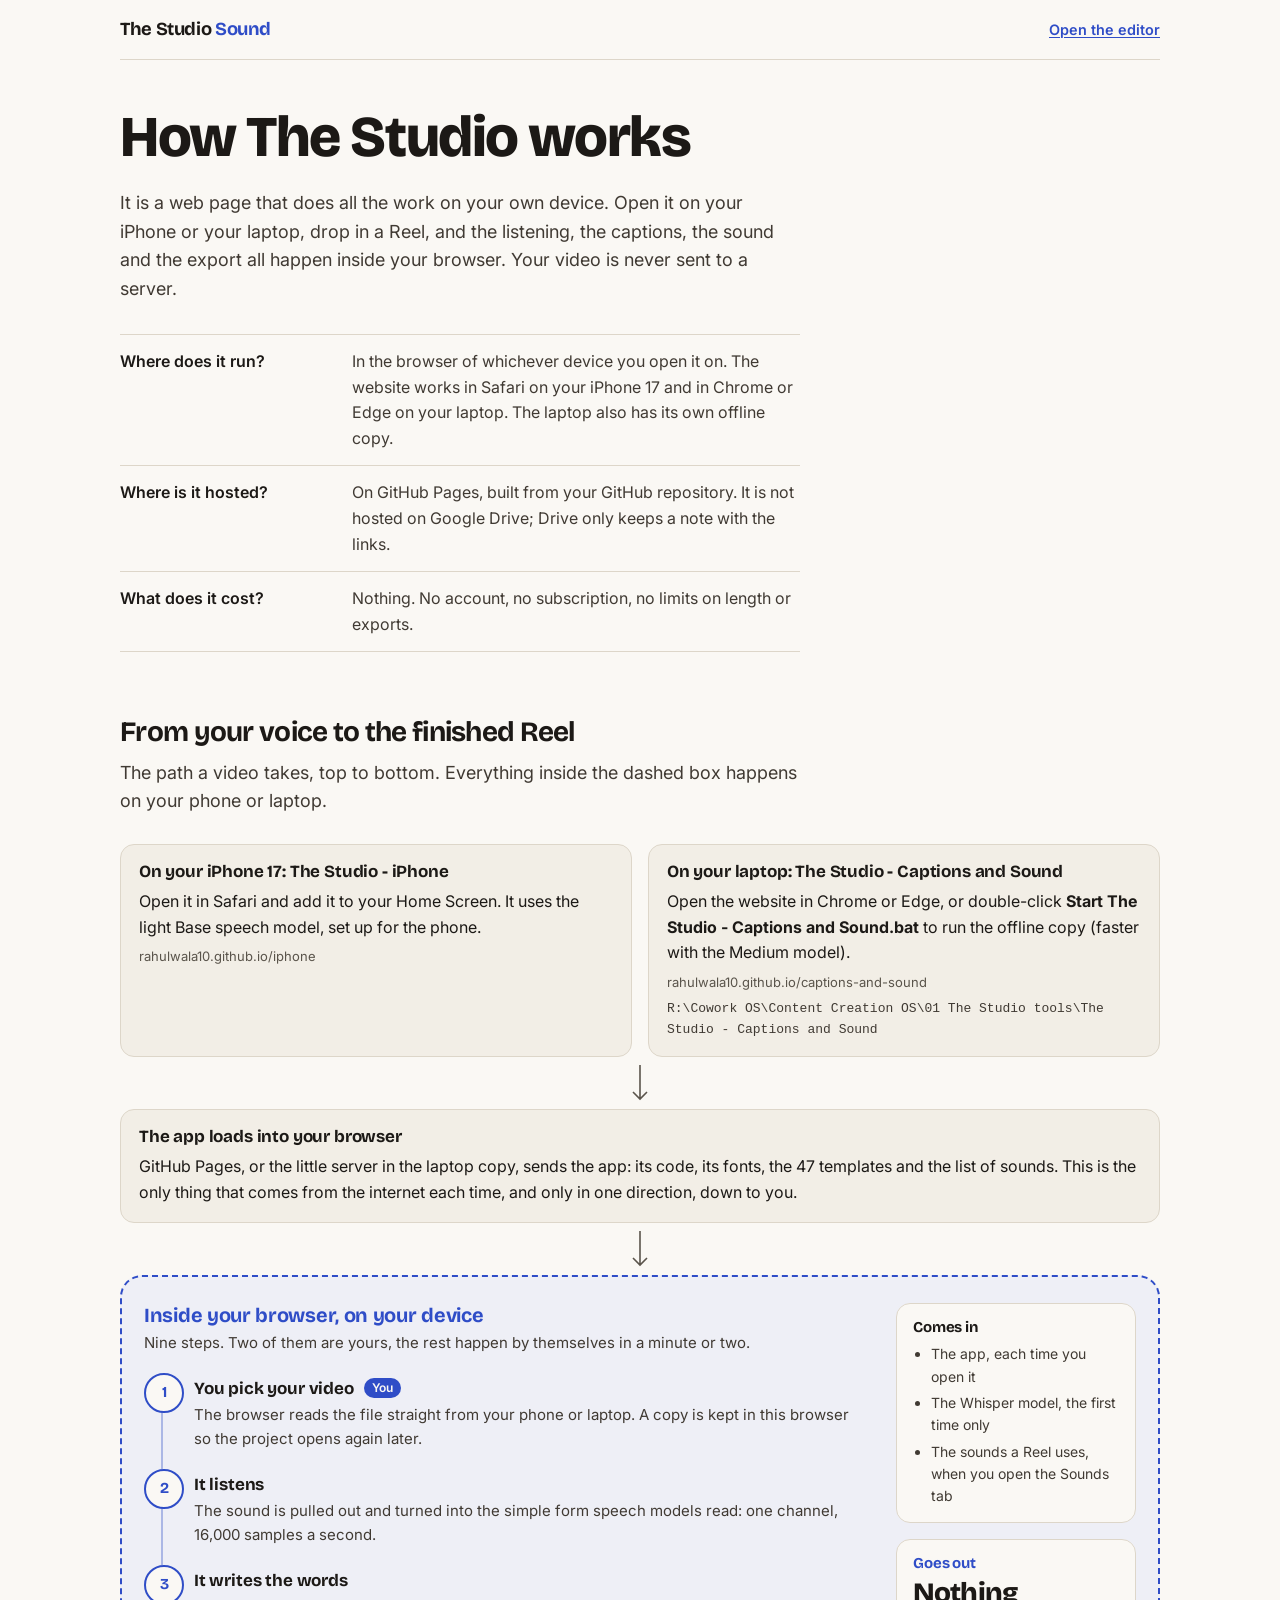
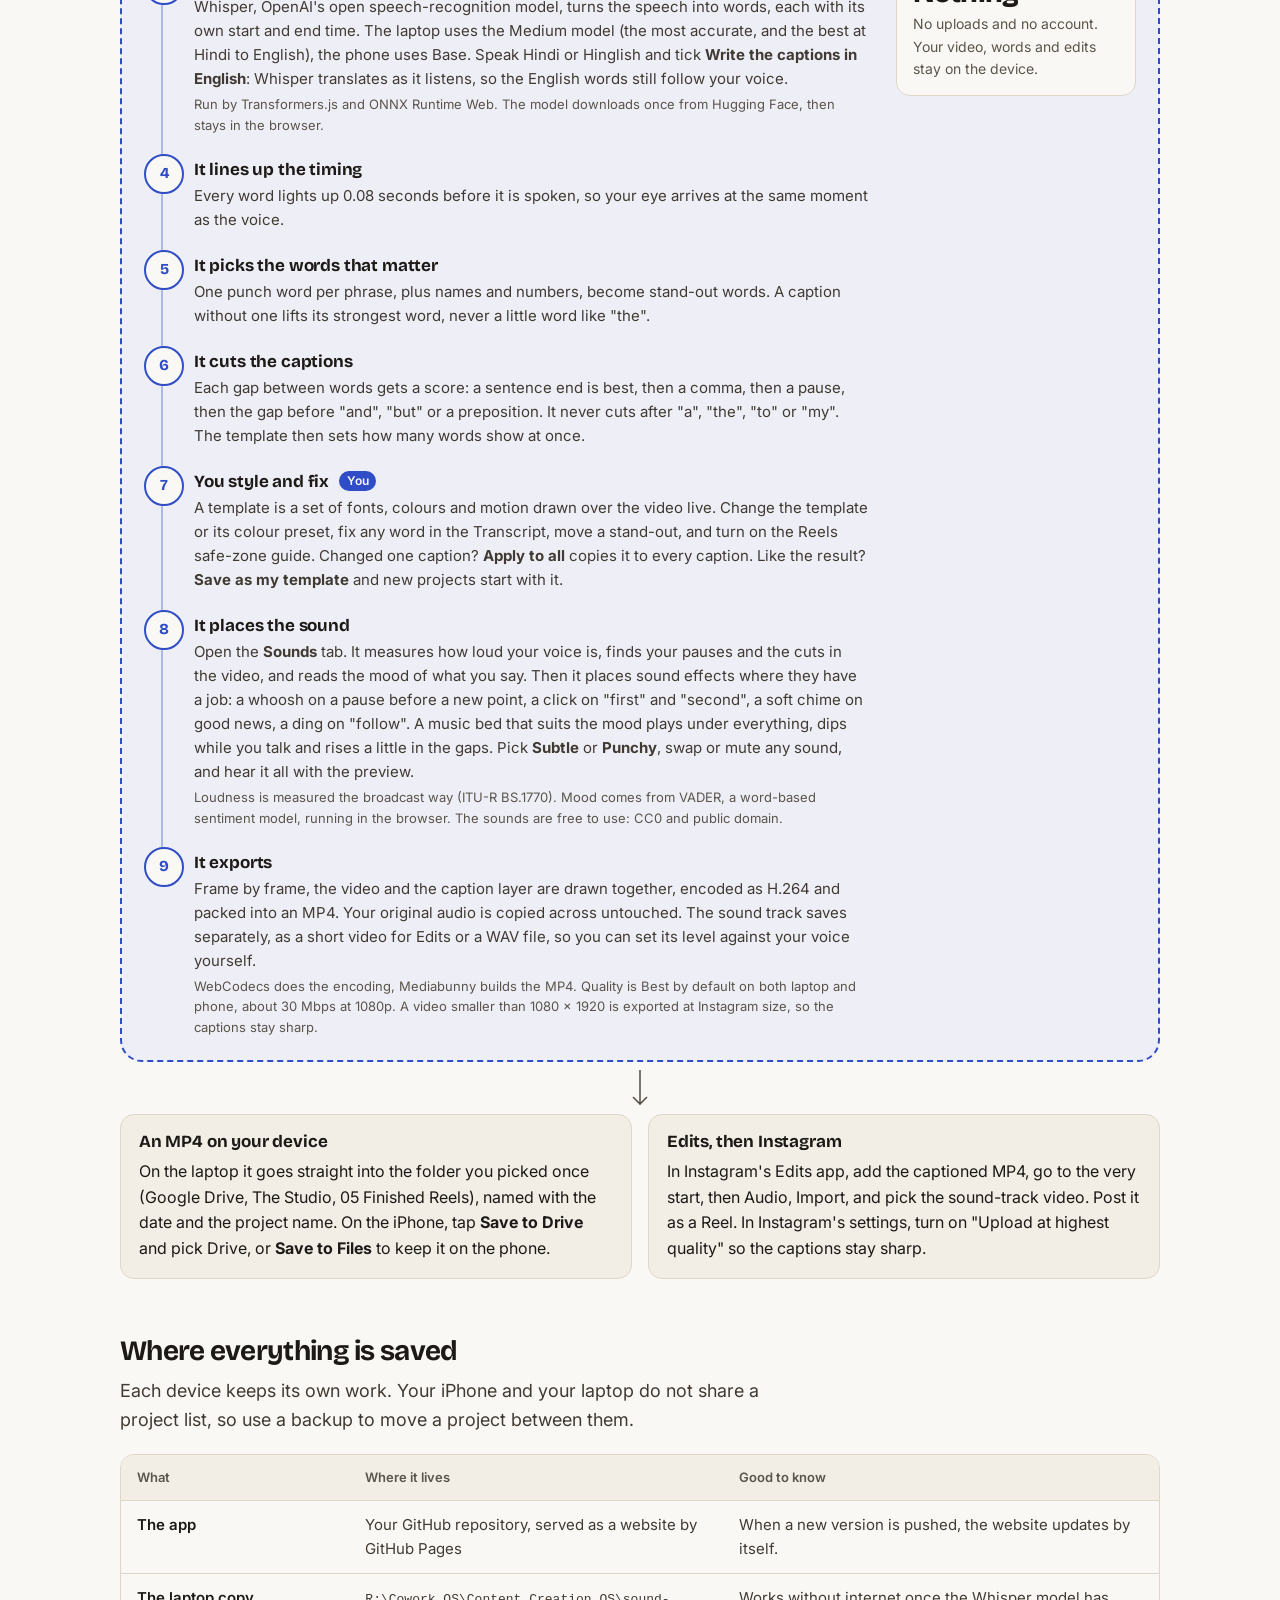
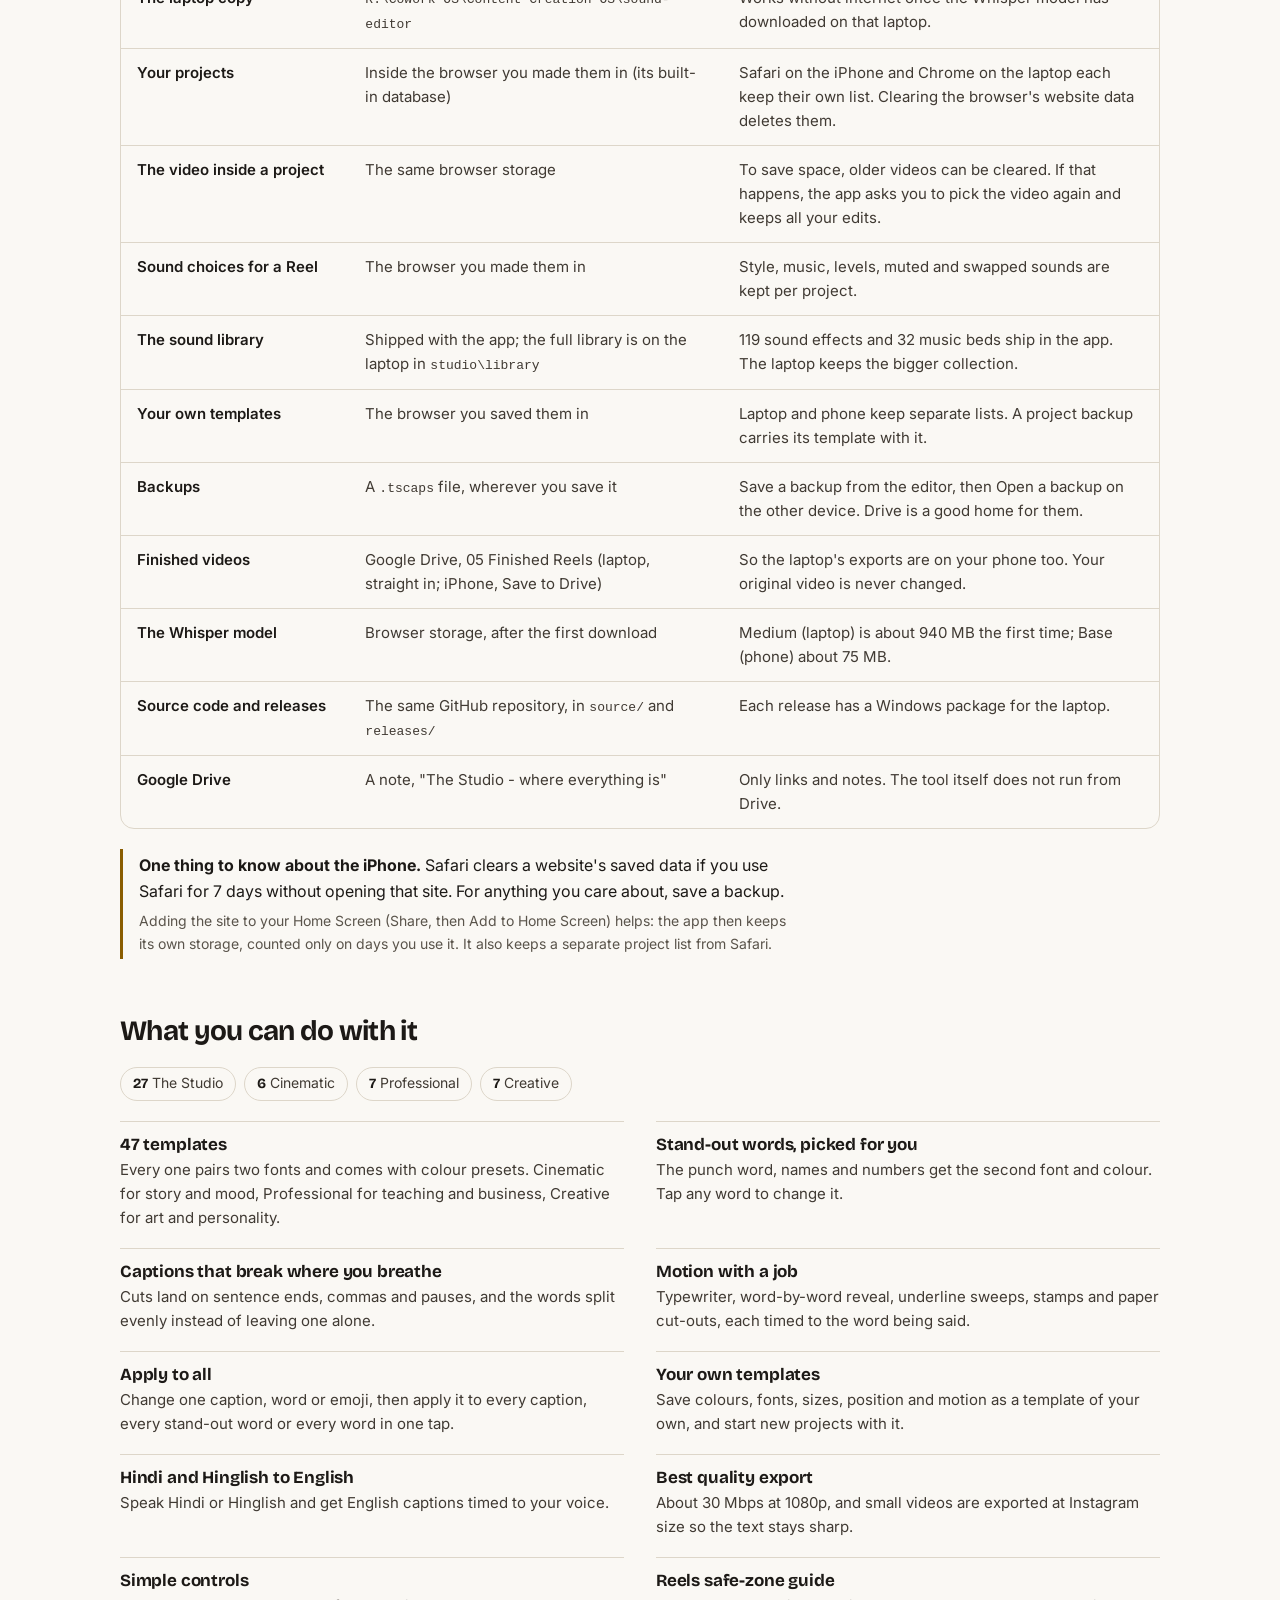
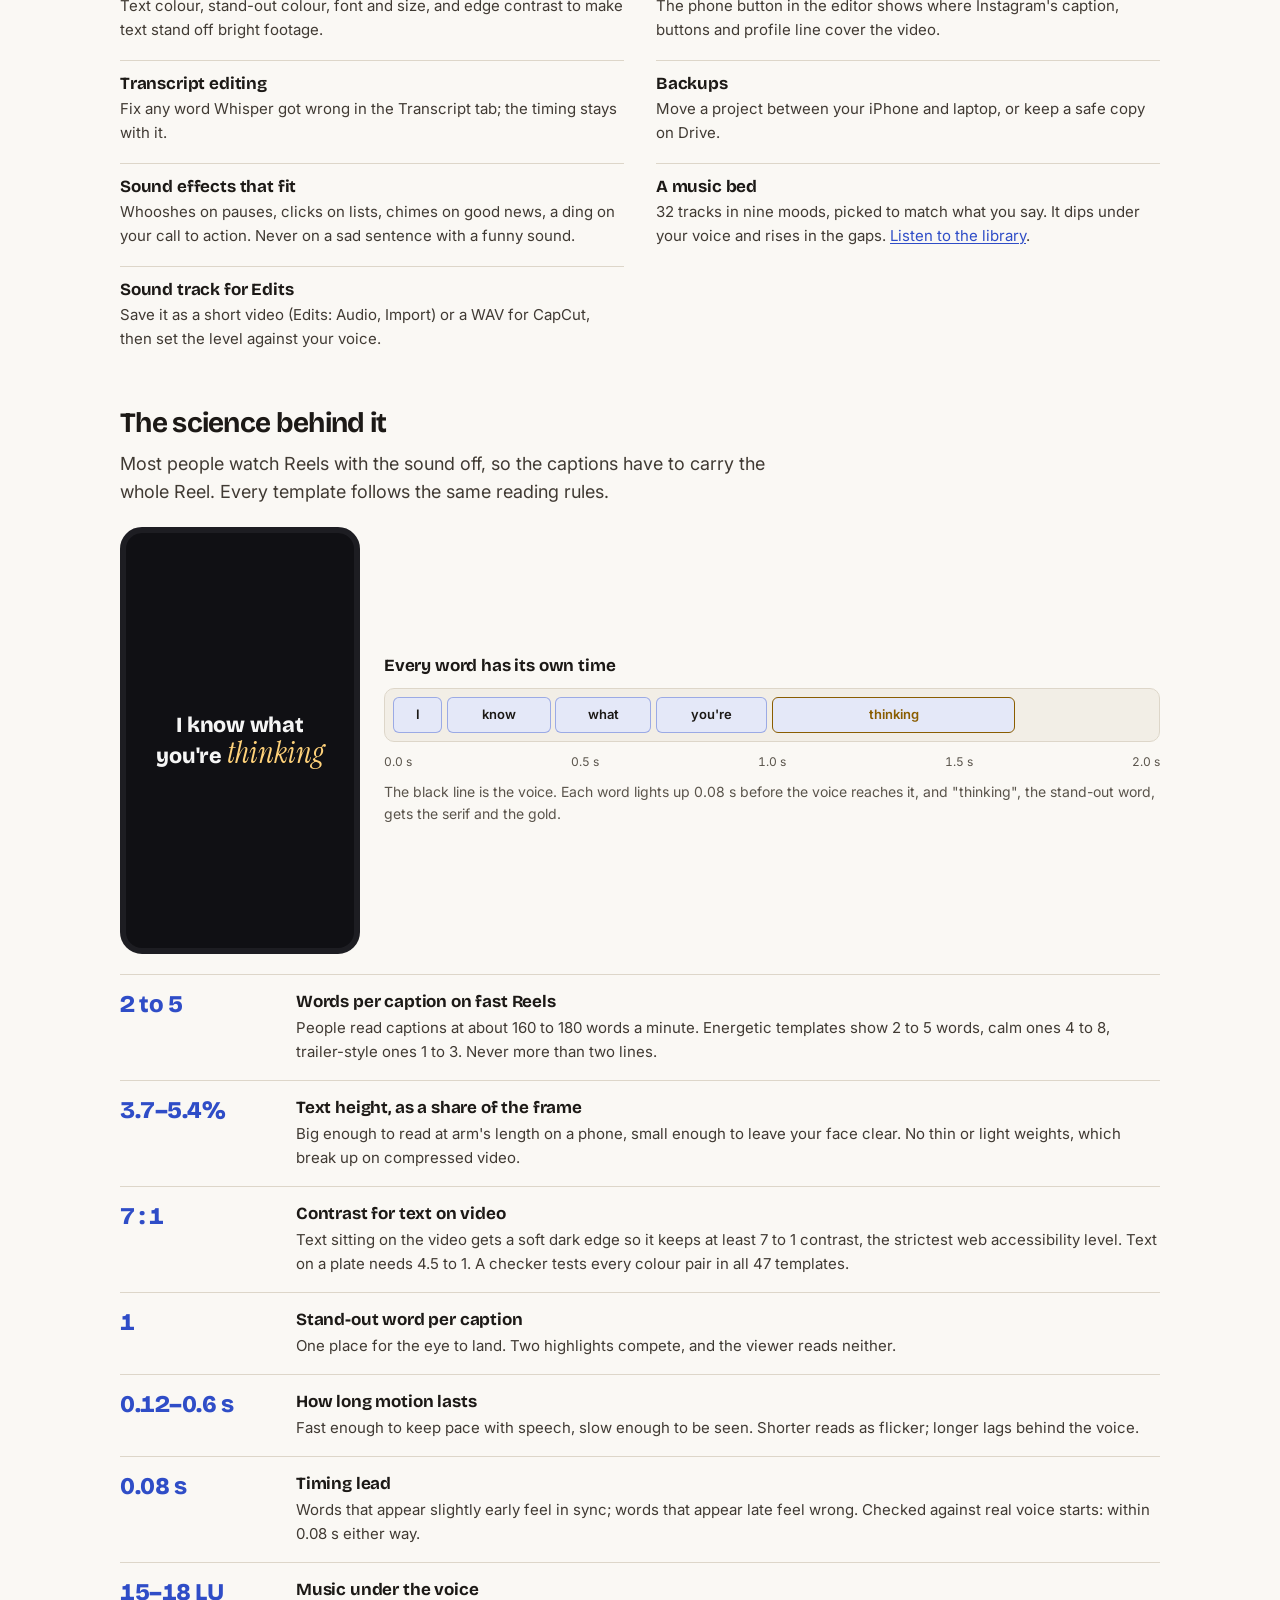
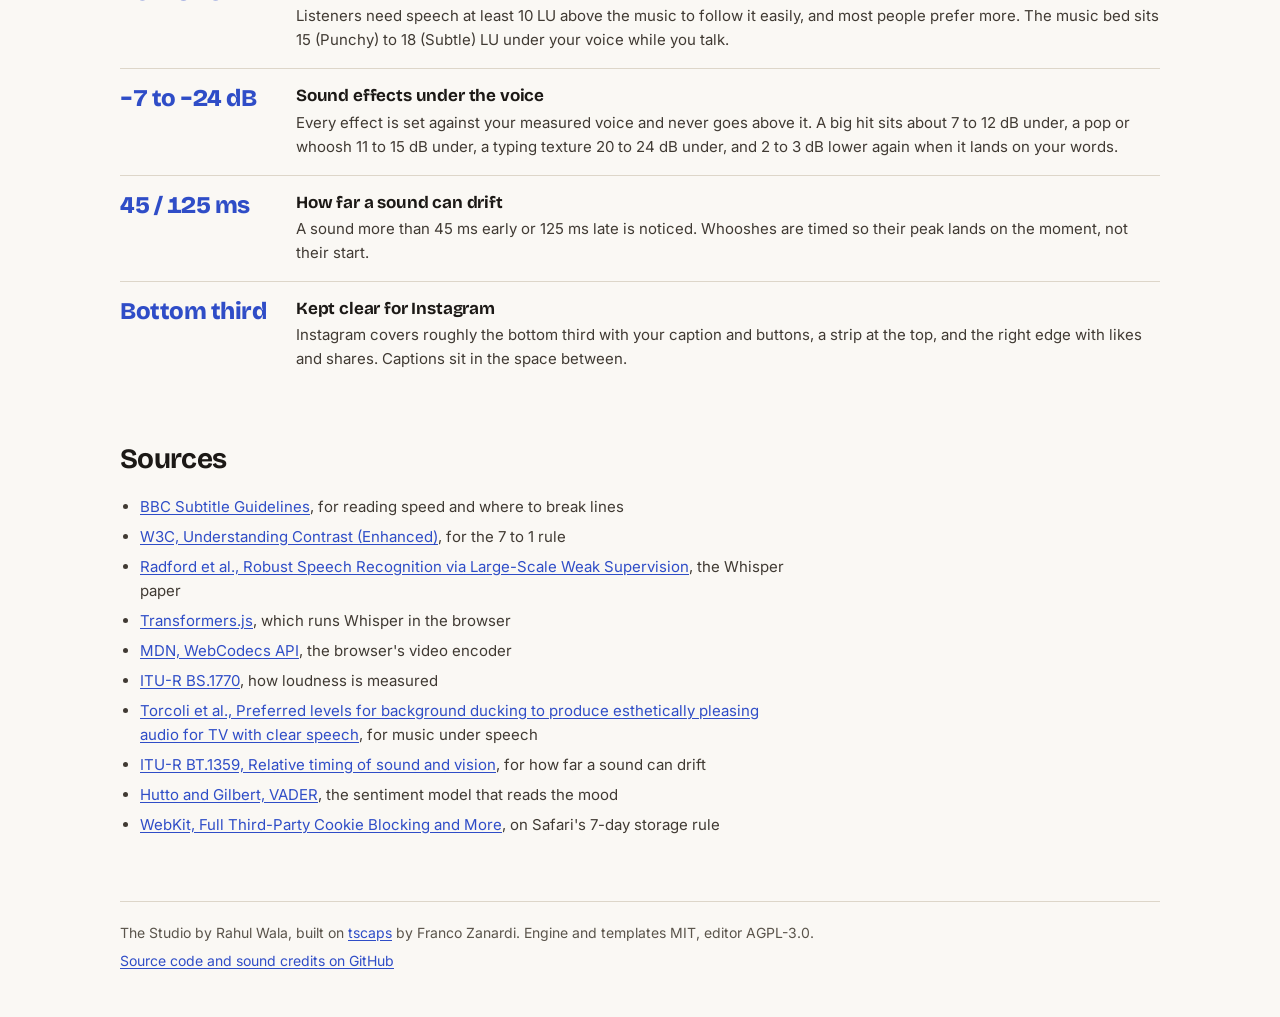
<file: how-it-works.html>
<!doctype html>
<html lang="en">
<head>
<meta charset="utf-8">
<meta name="viewport" content="width=device-width, initial-scale=1, viewport-fit=cover">
<meta name="description" content="Where The Studio runs, where your work is saved, and how a video becomes a Reel with captions, sound effects and music.">
<link rel="icon" href="./favicon.svg" type="image/svg+xml">
<title>How The Studio works</title>
<link rel="preconnect" href="https://fonts.googleapis.com">
<link rel="preconnect" href="https://fonts.gstatic.com" crossorigin>
<link rel="stylesheet" href="https://fonts.googleapis.com/css2?family=Bricolage+Grotesque:opsz,wght@12..96,500;12..96,700;12..96,800&family=Inter:wght@400;500;600&family=Instrument+Serif:ital@1&display=swap">
<style>
/* Layout: one left-aligned reading column; the flowchart breaks wider as the page's one bold element. */
:root {
  --paper: #faf8f4;      /* the app's light ground */
  --paper-2: #f2eee6;    /* raised panels */
  --ink: #1c1916;        /* text */
  --ink-2: #403a33;      /* secondary text */
  --ink-3: #5a544b;      /* notes */
  --rule: #ddd6c9;       /* lines */
  --accent: #2f4dc7;     /* the app's blue */
  --accent-soft: #e4e8f8;
  --gold: #8a5d00;       /* the stand-out word */
  --screen: #101014;     /* the caption demo's video frame */
  --screen-ink: #f5f5f5;
  --screen-gold: #ffd27a;
  --font-display: 'Bricolage Grotesque', 'Inter', system-ui, sans-serif;
  --font-body: 'Inter', system-ui, -apple-system, 'Segoe UI', sans-serif;
  --font-serif: 'Instrument Serif', Georgia, serif;
}
@media (prefers-color-scheme: dark) {
  :root:not([data-theme="light"]) {
    --paper: #08080b; --paper-2: #131318; --ink: #f5f5f5; --ink-2: #cccccc; --ink-3: #a1a1a1;
    --rule: #2a2a33; --accent: #7d97ee; --accent-soft: #171c33; --gold: #ffd27a;
    --screen: #000000; --screen-ink: #f5f5f5; --screen-gold: #ffd27a;
    color-scheme: dark;
  }
}
:root[data-theme="dark"] {
  --paper: #08080b; --paper-2: #131318; --ink: #f5f5f5; --ink-2: #cccccc; --ink-3: #a1a1a1;
  --rule: #2a2a33; --accent: #7d97ee; --accent-soft: #171c33; --gold: #ffd27a;
  --screen: #000000; --screen-ink: #f5f5f5; --screen-gold: #ffd27a;
  color-scheme: dark;
}

* { box-sizing: border-box; }
body {
  margin: 0;
  background: var(--paper);
  color: var(--ink);
  font: 400 1rem/1.6 var(--font-body);
  -webkit-font-smoothing: antialiased;
}
.page { padding-inline: 20px; padding-block: 0 48px; }
.wrap { max-width: 1040px; margin-inline: auto; }
.read { max-width: 680px; }
a { color: var(--accent); text-underline-offset: 2px; }
a:focus-visible, button:focus-visible { outline: 2px solid var(--accent); outline-offset: 3px; border-radius: 4px; }

/* Top bar */
.bar { display: flex; align-items: center; justify-content: space-between; gap: 16px; padding-block: 18px; border-bottom: 1px solid var(--rule); }
.mark { font: 700 1.15rem/1 var(--font-display); letter-spacing: -0.02em; color: var(--ink); text-decoration: none; }
.mark span { color: var(--accent); }
.open { font-weight: 600; font-size: 0.9rem; }

/* Type scale: 0.8125 / 0.9375 / 1 / 1.25 / 1.75 / clamp(2.2,6vw,3.6) */
h1, h2, h3 { font-family: var(--font-display); text-wrap: balance; margin: 0; letter-spacing: -0.025em; }
h1 { font-size: clamp(2.2rem, 6vw, 3.6rem); line-height: 1.02; font-weight: 800; }
h2 { font-size: 1.75rem; line-height: 1.15; font-weight: 700; }
h3 { font-size: 1.0625rem; line-height: 1.3; font-weight: 700; letter-spacing: -0.01em; }
p { margin: 0; }
.lead { font-size: 1.125rem; color: var(--ink-2); }
.note { font-size: 0.875rem; color: var(--ink-3); }

section { padding-block: 56px 0; display: flex; flex-direction: column; gap: 20px; }
.hero { padding-block: 48px 8px; gap: 22px; }

/* Quick answers */
.answers { display: grid; gap: 0; margin: 8px 0 0; border-top: 1px solid var(--rule); }
.answers div { display: grid; grid-template-columns: minmax(0, 13rem) minmax(0, 1fr); gap: 4px 24px; padding-block: 14px; border-bottom: 1px solid var(--rule); }
.answers dt { font-weight: 600; }
.answers dd { margin: 0; color: var(--ink-2); }
@media (max-width: 640px) { .answers div { grid-template-columns: minmax(0, 1fr); } }

/* ---------- The flowchart ---------- */
.flow { display: flex; flex-direction: column; align-items: stretch; gap: 0; margin-top: 8px; }
.devices { display: grid; grid-template-columns: repeat(2, minmax(0, 1fr)); gap: 16px; }
@media (max-width: 720px) { .devices { grid-template-columns: minmax(0, 1fr); } }
.node {
  background: var(--paper-2); border: 1px solid var(--rule); border-radius: 14px;
  padding: 16px 18px; display: flex; flex-direction: column; gap: 6px; min-width: 0;
}
.node .where { font-size: 0.8125rem; color: var(--ink-3); }
.node code, .path { font-family: ui-monospace, 'Cascadia Mono', Consolas, monospace; font-size: 0.8125rem; overflow-wrap: anywhere; color: var(--ink-2); }
.arrow { display: flex; justify-content: center; padding-block: 6px; }
.arrow svg { width: 24px; height: 40px; }
.arrow svg path { stroke: var(--ink-3); fill: none; stroke-width: 1.6; }
.arrow-label { display: flex; align-items: center; justify-content: center; gap: 10px; padding-block: 4px; font-size: 0.8125rem; color: var(--ink-3); text-align: center; }

.device { position: relative; overflow: hidden; }
.boundary {
  position: relative; border: 2px dashed var(--accent); border-radius: 22px;
  padding: 26px 22px 22px; background: color-mix(in srgb, var(--accent-soft) 55%, transparent);
  display: grid; grid-template-columns: minmax(0, 1fr) minmax(0, 15rem); gap: 28px;
}
@media (max-width: 860px) { .boundary { grid-template-columns: minmax(0, 1fr); padding: 22px 16px 18px; } }
.boundary-title { font: 700 1.25rem/1.2 var(--font-display); color: var(--accent); letter-spacing: -0.015em; }
.boundary-sub { font-size: 0.9375rem; color: var(--ink-2); margin-top: 4px; }

.steps { list-style: none; margin: 18px 0 0; padding: 0; counter-reset: step; display: flex; flex-direction: column; }
.steps li { counter-increment: step; position: relative; display: grid; grid-template-columns: 2.25rem minmax(0, 1fr); gap: 14px; padding-bottom: 18px; }
.steps li::before {
  content: counter(step); width: 2.25rem; height: 2.25rem; border-radius: 50%;
  display: grid; place-items: center; background: var(--paper); border: 2px solid var(--accent);
  color: var(--accent); font: 700 0.95rem/1 var(--font-display); position: relative; z-index: 1;
}
.steps li:not(:last-child)::after { content: ""; position: absolute; left: calc(1.125rem - 1px); top: 2.25rem; bottom: 0; width: 2px; background: var(--accent); opacity: 0.35; }
.steps li:last-child { padding-bottom: 0; }
.step-body { display: flex; flex-direction: column; gap: 3px; padding-top: 5px; min-width: 0; }
.step-body p { color: var(--ink-2); font-size: 0.9375rem; }
.step-body .tech { font-size: 0.8125rem; color: var(--ink-3); }
.you { display: inline-block; margin-left: 6px; padding: 1px 8px; border-radius: 999px; background: var(--accent); color: var(--paper); font: 600 0.75rem/1.5 var(--font-body); vertical-align: 2px; }

.ledger { display: flex; flex-direction: column; gap: 16px; align-self: start; position: sticky; top: 16px; }
@media (max-width: 860px) { .ledger { position: static; } }
.ledger-box { border-radius: 14px; padding: 14px 16px; background: var(--paper); border: 1px solid var(--rule); display: flex; flex-direction: column; gap: 6px; }
.ledger-box h3 { font-size: 0.9375rem; }
.ledger-box ul { margin: 0; padding-left: 18px; color: var(--ink-2); font-size: 0.875rem; display: flex; flex-direction: column; gap: 4px; }
.ledger-box.out h3 { color: var(--accent); }
.ledger-box.out p { font: 800 1.75rem/1 var(--font-display); letter-spacing: -0.03em; }

.exit { display: grid; grid-template-columns: repeat(2, minmax(0, 1fr)); gap: 16px; }
@media (max-width: 720px) { .exit { grid-template-columns: minmax(0, 1fr); } }

/* ---------- Saved table ---------- */
.table-scroll { overflow-x: auto; border: 1px solid var(--rule); border-radius: 14px; }
table { width: 100%; border-collapse: collapse; min-width: 620px; font-size: 0.9375rem; }
th, td { text-align: left; vertical-align: top; padding: 12px 16px; border-bottom: 1px solid var(--rule); }
thead th { font-size: 0.8125rem; font-weight: 600; color: var(--ink-3); background: var(--paper-2); }
tbody tr:last-child th, tbody tr:last-child td { border-bottom: 0; }
tbody th { font-weight: 600; width: 22%; }
td.where { width: 36%; }
td { color: var(--ink-2); }
.warn { border-left: 3px solid var(--gold); padding: 4px 0 4px 16px; }
.warn p + p { margin-top: 6px; }

/* ---------- Features ---------- */
.features { list-style: none; margin: 0; padding: 0; display: grid; grid-template-columns: repeat(2, minmax(0, 1fr)); gap: 18px 32px; }
@media (max-width: 720px) { .features { grid-template-columns: minmax(0, 1fr); } }
.features li { display: flex; flex-direction: column; gap: 2px; padding-top: 12px; border-top: 1px solid var(--rule); min-width: 0; }
.features p { color: var(--ink-2); font-size: 0.9375rem; }
.groups { display: flex; flex-wrap: wrap; gap: 8px; }
.group { border: 1px solid var(--rule); border-radius: 999px; padding: 4px 12px; font-size: 0.875rem; color: var(--ink-2); }
.group b { font-family: var(--font-display); color: var(--ink); margin-right: 4px; }

/* ---------- Caption timing demo ---------- */
.demo { display: grid; grid-template-columns: minmax(0, 15rem) minmax(0, 1fr); gap: 24px; align-items: center; }
@media (max-width: 720px) { .demo { grid-template-columns: minmax(0, 1fr); } }
.frame {
  aspect-ratio: 9 / 16; max-width: 100%; width: 15rem; border-radius: 22px; background: var(--screen);
  border: 6px solid #1d1d22; display: flex; align-items: center; justify-content: center; padding: 16px;
  margin-inline: auto;
}
.cap { text-align: center; font: 800 1.35rem/1.15 var(--font-display); letter-spacing: -0.01em; color: var(--screen-ink); }
.cap span { opacity: 0.32; transition: opacity 0.12s linear; }
.cap span.on { opacity: 1; }
.cap .hero-word { font: italic 400 1.9rem/1 var(--font-serif); color: var(--screen-gold); letter-spacing: 0; }
.track { display: flex; flex-direction: column; gap: 10px; min-width: 0; }
.lane { position: relative; height: 54px; border-radius: 10px; background: var(--paper-2); border: 1px solid var(--rule); overflow: hidden; }
.chip { position: absolute; top: 8px; bottom: 8px; border-radius: 6px; background: var(--accent-soft); border: 1px solid color-mix(in srgb, var(--accent) 40%, transparent); display: flex; align-items: center; justify-content: center; font-size: 0.8125rem; font-weight: 600; color: var(--ink); overflow: hidden; white-space: nowrap; }
.chip.gold { border-color: var(--gold); color: var(--gold); }
.chip.on { background: var(--accent); color: var(--paper); border-color: var(--accent); }
.chip.gold.on { background: var(--gold); color: var(--paper); border-color: var(--gold); }
.voice { position: absolute; top: 0; bottom: 0; width: 2px; background: var(--ink); }
.ticks { display: flex; justify-content: space-between; font-size: 0.75rem; color: var(--ink-3); font-variant-numeric: tabular-nums; }
.demo-note { font-size: 0.875rem; color: var(--ink-3); }

/* ---------- Science ---------- */
.rules { list-style: none; margin: 0; padding: 0; display: flex; flex-direction: column; }
.rules li { display: grid; grid-template-columns: minmax(0, 9.5rem) minmax(0, 1fr); gap: 4px 24px; padding-block: 16px; border-top: 1px solid var(--rule); }
.rules .num { font: 800 1.5rem/1.1 var(--font-display); letter-spacing: -0.02em; color: var(--accent); font-variant-numeric: tabular-nums; }
.rules .why { display: flex; flex-direction: column; gap: 3px; }
.rules .why p { color: var(--ink-2); font-size: 0.9375rem; }
@media (max-width: 640px) { .rules li { grid-template-columns: minmax(0, 1fr); } }

.sources { margin: 0; padding-left: 20px; display: flex; flex-direction: column; gap: 6px; font-size: 0.9375rem; color: var(--ink-2); }
footer { margin-top: 64px; padding-top: 20px; border-top: 1px solid var(--rule); font-size: 0.875rem; color: var(--ink-3); display: flex; flex-direction: column; gap: 6px; }

@media (prefers-reduced-motion: reduce) { .cap span { transition: none; } }
</style>
</head>
<body>


<div class="page">
<div class="wrap">
  <header class="bar">
    <a class="mark" href="./">The Studio <span>Sound</span></a>
    <a class="open" href="./">Open the editor</a>
  </header>

  <section class="hero read">
    <h1>How The Studio works</h1>
    <p class="lead">It is a web page that does all the work on your own device. Open it on your iPhone or your laptop, drop in a Reel, and the listening, the captions, the sound and the export all happen inside your browser. Your video is never sent to a server.</p>
    <dl class="answers">
      <div><dt>Where does it run?</dt><dd>In the browser of whichever device you open it on. The website works in Safari on your iPhone 17 and in Chrome or Edge on your laptop. The laptop also has its own offline copy.</dd></div>
      <div><dt>Where is it hosted?</dt><dd>On GitHub Pages, built from your GitHub repository. It is not hosted on Google Drive; Drive only keeps a note with the links.</dd></div>
      <div><dt>What does it cost?</dt><dd>Nothing. No account, no subscription, no limits on length or exports.</dd></div>
    </dl>
  </section>

  <section aria-labelledby="flow-title">
    <div class="read">
      <h2 id="flow-title">From your voice to the finished Reel</h2>
      <p class="lead" style="margin-top:10px">The path a video takes, top to bottom. Everything inside the dashed box happens on your phone or laptop.</p>
    </div>

    <div class="flow">
      <div class="devices">
        <div class="node device">
          <h3>On your iPhone 17: The Studio - iPhone</h3>
          <p>Open it in Safari and add it to your Home Screen. It uses the light Base speech model, set up for the phone.</p>
          <p class="where">rahulwala10.github.io/iphone</p>
        </div>
        <div class="node device">
          <h3>On your laptop: The Studio - Captions and Sound</h3>
          <p>Open the website in Chrome or Edge, or double-click <b>Start The Studio - Captions and Sound.bat</b> to run the offline copy (faster with the Medium model).</p>
          <p class="where">rahulwala10.github.io/captions-and-sound</p>
          <p class="path">R:\Cowork OS\Content Creation OS\01 The Studio tools\The Studio - Captions and Sound</p>
        </div>
      </div>

      <div class="arrow" aria-hidden="true"><svg viewBox="0 0 24 40"><path d="M12 2v34M5 29l7 7 7-7"/></svg></div>

      <div class="node">
        <h3>The app loads into your browser</h3>
        <p>GitHub Pages, or the little server in the laptop copy, sends the app: its code, its fonts, the 47 templates and the list of sounds. This is the only thing that comes from the internet each time, and only in one direction, down to you.</p>
      </div>

      <div class="arrow" aria-hidden="true"><svg viewBox="0 0 24 40"><path d="M12 2v34M5 29l7 7 7-7"/></svg></div>

      <div class="boundary" role="group" aria-labelledby="box-title">
        <div>
          <p class="boundary-title" id="box-title">Inside your browser, on your device</p>
          <p class="boundary-sub">Nine steps. Two of them are yours, the rest happen by themselves in a minute or two.</p>
          <ol class="steps">
            <li><div class="step-body">
              <h3>You pick your video <span class="you">You</span></h3>
              <p>The browser reads the file straight from your phone or laptop. A copy is kept in this browser so the project opens again later.</p>
            </div></li>
            <li><div class="step-body">
              <h3>It listens</h3>
              <p>The sound is pulled out and turned into the simple form speech models read: one channel, 16,000 samples a second.</p>
            </div></li>
            <li><div class="step-body">
              <h3>It writes the words</h3>
              <p>Whisper, OpenAI's open speech-recognition model, turns the speech into words, each with its own start and end time. The laptop uses the Medium model (the most accurate, and the best at Hindi to English), the phone uses Base. Speak Hindi or Hinglish and tick <b>Write the captions in English</b>: Whisper translates as it listens, so the English words still follow your voice.</p>
              <p class="tech">Run by Transformers.js and ONNX Runtime Web. The model downloads once from Hugging Face, then stays in the browser.</p>
            </div></li>
            <li><div class="step-body">
              <h3>It lines up the timing</h3>
              <p>Every word lights up 0.08 seconds before it is spoken, so your eye arrives at the same moment as the voice.</p>
            </div></li>
            <li><div class="step-body">
              <h3>It picks the words that matter</h3>
              <p>One punch word per phrase, plus names and numbers, become stand-out words. A caption without one lifts its strongest word, never a little word like "the".</p>
            </div></li>
            <li><div class="step-body">
              <h3>It cuts the captions</h3>
              <p>Each gap between words gets a score: a sentence end is best, then a comma, then a pause, then the gap before "and", "but" or a preposition. It never cuts after "a", "the", "to" or "my". The template then sets how many words show at once.</p>
            </div></li>
            <li><div class="step-body">
              <h3>You style and fix <span class="you">You</span></h3>
              <p>A template is a set of fonts, colours and motion drawn over the video live. Change the template or its colour preset, fix any word in the Transcript, move a stand-out, and turn on the Reels safe-zone guide. Changed one caption? <b>Apply to all</b> copies it to every caption. Like the result? <b>Save as my template</b> and new projects start with it.</p>
            </div></li>
            <li><div class="step-body">
              <h3>It places the sound</h3>
              <p>Open the <b>Sounds</b> tab. It measures how loud your voice is, finds your pauses and the cuts in the video, and reads the mood of what you say. Then it places sound effects where they have a job: a whoosh on a pause before a new point, a click on "first" and "second", a soft chime on good news, a ding on "follow". A music bed that suits the mood plays under everything, dips while you talk and rises a little in the gaps. Pick <b>Subtle</b> or <b>Punchy</b>, swap or mute any sound, and hear it all with the preview.</p>
              <p class="tech">Loudness is measured the broadcast way (ITU-R BS.1770). Mood comes from VADER, a word-based sentiment model, running in the browser. The sounds are free to use: CC0 and public domain.</p>
            </div></li>
            <li><div class="step-body">
              <h3>It exports</h3>
              <p>Frame by frame, the video and the caption layer are drawn together, encoded as H.264 and packed into an MP4. Your original audio is copied across untouched. The sound track saves separately, as a short video for Edits or a WAV file, so you can set its level against your voice yourself.</p>
              <p class="tech">WebCodecs does the encoding, Mediabunny builds the MP4. Quality is Best by default on both laptop and phone, about 30 Mbps at 1080p. A video smaller than 1080 × 1920 is exported at Instagram size, so the captions stay sharp.</p>
            </div></li>
          </ol>
        </div>
        <aside class="ledger" aria-label="What crosses the internet">
          <div class="ledger-box">
            <h3>Comes in</h3>
            <ul>
              <li>The app, each time you open it</li>
              <li>The Whisper model, the first time only</li>
              <li>The sounds a Reel uses, when you open the Sounds tab</li>
            </ul>
          </div>
          <div class="ledger-box out">
            <h3>Goes out</h3>
            <p>Nothing</p>
            <span class="note">No uploads and no account. Your video, words and edits stay on the device.</span>
          </div>
        </aside>
      </div>

      <div class="arrow" aria-hidden="true"><svg viewBox="0 0 24 40"><path d="M12 2v34M5 29l7 7 7-7"/></svg></div>

      <div class="exit">
        <div class="node">
          <h3>An MP4 on your device</h3>
          <p>On the laptop it goes straight into the folder you picked once (Google Drive, The Studio, 05 Finished Reels), named with the date and the project name. On the iPhone, tap <b>Save to Drive</b> and pick Drive, or <b>Save to Files</b> to keep it on the phone.</p>
        </div>
        <div class="node">
          <h3>Edits, then Instagram</h3>
          <p>In Instagram's Edits app, add the captioned MP4, go to the very start, then Audio, Import, and pick the sound-track video. Post it as a Reel. In Instagram's settings, turn on "Upload at highest quality" so the captions stay sharp.</p>
        </div>
      </div>
    </div>
  </section>

  <section aria-labelledby="saved-title">
    <div class="read">
      <h2 id="saved-title">Where everything is saved</h2>
      <p class="lead" style="margin-top:10px">Each device keeps its own work. Your iPhone and your laptop do not share a project list, so use a backup to move a project between them.</p>
    </div>
    <div class="table-scroll">
      <table>
        <thead><tr><th scope="col">What</th><th scope="col">Where it lives</th><th scope="col">Good to know</th></tr></thead>
        <tbody>
          <tr><th scope="row">The app</th><td class="where">Your GitHub repository, served as a website by GitHub Pages</td><td>When a new version is pushed, the website updates by itself.</td></tr>
          <tr><th scope="row">The laptop copy</th><td class="where"><span class="path">R:\Cowork OS\Content Creation OS\sound-editor</span></td><td>Works without internet once the Whisper model has downloaded on that laptop.</td></tr>
          <tr><th scope="row">Your projects</th><td class="where">Inside the browser you made them in (its built-in database)</td><td>Safari on the iPhone and Chrome on the laptop each keep their own list. Clearing the browser's website data deletes them.</td></tr>
          <tr><th scope="row">The video inside a project</th><td class="where">The same browser storage</td><td>To save space, older videos can be cleared. If that happens, the app asks you to pick the video again and keeps all your edits.</td></tr>
          <tr><th scope="row">Sound choices for a Reel</th><td class="where">The browser you made them in</td><td>Style, music, levels, muted and swapped sounds are kept per project.</td></tr>
          <tr><th scope="row">The sound library</th><td class="where">Shipped with the app; the full library is on the laptop in <span class="path">studio\library</span></td><td>119 sound effects and 32 music beds ship in the app. The laptop keeps the bigger collection.</td></tr>
          <tr><th scope="row">Your own templates</th><td class="where">The browser you saved them in</td><td>Laptop and phone keep separate lists. A project backup carries its template with it.</td></tr>
          <tr><th scope="row">Backups</th><td class="where">A <span class="path">.tscaps</span> file, wherever you save it</td><td>Save a backup from the editor, then Open a backup on the other device. Drive is a good home for them.</td></tr>
          <tr><th scope="row">Finished videos</th><td class="where">Google Drive, 05 Finished Reels (laptop, straight in; iPhone, Save to Drive)</td><td>So the laptop's exports are on your phone too. Your original video is never changed.</td></tr>
          <tr><th scope="row">The Whisper model</th><td class="where">Browser storage, after the first download</td><td>Medium (laptop) is about 940 MB the first time; Base (phone) about 75 MB.</td></tr>
          <tr><th scope="row">Source code and releases</th><td class="where">The same GitHub repository, in <span class="path">source/</span> and <span class="path">releases/</span></td><td>Each release has a Windows package for the laptop.</td></tr>
          <tr><th scope="row">Google Drive</th><td class="where">A note, "The Studio - where everything is"</td><td>Only links and notes. The tool itself does not run from Drive.</td></tr>
        </tbody>
      </table>
    </div>
    <div class="warn read">
      <p><b>One thing to know about the iPhone.</b> Safari clears a website's saved data if you use Safari for 7 days without opening that site. For anything you care about, save a backup.</p>
      <p class="note">Adding the site to your Home Screen (Share, then Add to Home Screen) helps: the app then keeps its own storage, counted only on days you use it. It also keeps a separate project list from Safari.</p>
    </div>
  </section>

  <section aria-labelledby="features-title">
    <div class="read">
      <h2 id="features-title">What you can do with it</h2>
    </div>
    <div class="groups" aria-label="Template groups">
      <span class="group"><b>27</b>The Studio</span>
      <span class="group"><b>6</b>Cinematic</span>
      <span class="group"><b>7</b>Professional</span>
      <span class="group"><b>7</b>Creative</span>
    </div>
    <ul class="features">
      <li><h3>47 templates</h3><p>Every one pairs two fonts and comes with colour presets. Cinematic for story and mood, Professional for teaching and business, Creative for art and personality.</p></li>
      <li><h3>Stand-out words, picked for you</h3><p>The punch word, names and numbers get the second font and colour. Tap any word to change it.</p></li>
      <li><h3>Captions that break where you breathe</h3><p>Cuts land on sentence ends, commas and pauses, and the words split evenly instead of leaving one alone.</p></li>
      <li><h3>Motion with a job</h3><p>Typewriter, word-by-word reveal, underline sweeps, stamps and paper cut-outs, each timed to the word being said.</p></li>
      <li><h3>Apply to all</h3><p>Change one caption, word or emoji, then apply it to every caption, every stand-out word or every word in one tap.</p></li>
      <li><h3>Your own templates</h3><p>Save colours, fonts, sizes, position and motion as a template of your own, and start new projects with it.</p></li>
      <li><h3>Hindi and Hinglish to English</h3><p>Speak Hindi or Hinglish and get English captions timed to your voice.</p></li>
      <li><h3>Best quality export</h3><p>About 30 Mbps at 1080p, and small videos are exported at Instagram size so the text stays sharp.</p></li>
      <li><h3>Simple controls</h3><p>Text colour, stand-out colour, font and size, and edge contrast to make text stand off bright footage.</p></li>
      <li><h3>Reels safe-zone guide</h3><p>The phone button in the editor shows where Instagram's caption, buttons and profile line cover the video.</p></li>
      <li><h3>Transcript editing</h3><p>Fix any word Whisper got wrong in the Transcript tab; the timing stays with it.</p></li>
      <li><h3>Backups</h3><p>Move a project between your iPhone and laptop, or keep a safe copy on Drive.</p></li>
      <li><h3>Sound effects that fit</h3><p>Whooshes on pauses, clicks on lists, chimes on good news, a ding on your call to action. Never on a sad sentence with a funny sound.</p></li>
      <li><h3>A music bed</h3><p>32 tracks in nine moods, picked to match what you say. It dips under your voice and rises in the gaps. <a href="sounds/listen.html">Listen to the library</a>.</p></li>
      <li><h3>Sound track for Edits</h3><p>Save it as a short video (Edits: Audio, Import) or a WAV for CapCut, then set the level against your voice.</p></li>
    </ul>
  </section>

  <section aria-labelledby="science-title">
    <div class="read">
      <h2 id="science-title">The science behind it</h2>
      <p class="lead" style="margin-top:10px">Most people watch Reels with the sound off, so the captions have to carry the whole Reel. Every template follows the same reading rules.</p>
    </div>

    <div class="demo">
      <div class="frame" role="img" aria-label="A caption reading I know what you're thinking, with thinking in a gold italic serif">
        <p class="cap" id="cap"><span data-i="0">I</span> <span data-i="1">know</span> <span data-i="2">what</span><br><span data-i="3">you're</span> <span class="hero-word" data-i="4">thinking</span></p>
      </div>
      <div class="track">
        <h3>Every word has its own time</h3>
        <div class="lane" id="lane" aria-hidden="true"></div>
        <div class="ticks" aria-hidden="true"><span>0.0 s</span><span>0.5 s</span><span>1.0 s</span><span>1.5 s</span><span>2.0 s</span></div>
        <p class="demo-note">The black line is the voice. Each word lights up 0.08 s before the voice reaches it, and "thinking", the stand-out word, gets the serif and the gold.</p>
      </div>
    </div>

    <ul class="rules">
      <li><span class="num">2 to 5</span><div class="why"><h3>Words per caption on fast Reels</h3><p>People read captions at about 160 to 180 words a minute. Energetic templates show 2 to 5 words, calm ones 4 to 8, trailer-style ones 1 to 3. Never more than two lines.</p></div></li>
      <li><span class="num">3.7–5.4%</span><div class="why"><h3>Text height, as a share of the frame</h3><p>Big enough to read at arm's length on a phone, small enough to leave your face clear. No thin or light weights, which break up on compressed video.</p></div></li>
      <li><span class="num">7 : 1</span><div class="why"><h3>Contrast for text on video</h3><p>Text sitting on the video gets a soft dark edge so it keeps at least 7 to 1 contrast, the strictest web accessibility level. Text on a plate needs 4.5 to 1. A checker tests every colour pair in all 47 templates.</p></div></li>
      <li><span class="num">1</span><div class="why"><h3>Stand-out word per caption</h3><p>One place for the eye to land. Two highlights compete, and the viewer reads neither.</p></div></li>
      <li><span class="num">0.12–0.6 s</span><div class="why"><h3>How long motion lasts</h3><p>Fast enough to keep pace with speech, slow enough to be seen. Shorter reads as flicker; longer lags behind the voice.</p></div></li>
      <li><span class="num">0.08 s</span><div class="why"><h3>Timing lead</h3><p>Words that appear slightly early feel in sync; words that appear late feel wrong. Checked against real voice starts: within 0.08 s either way.</p></div></li>
      <li><span class="num">15–18 LU</span><div class="why"><h3>Music under the voice</h3><p>Listeners need speech at least 10 LU above the music to follow it easily, and most people prefer more. The music bed sits 15 (Punchy) to 18 (Subtle) LU under your voice while you talk.</p></div></li>
      <li><span class="num">−7 to −24 dB</span><div class="why"><h3>Sound effects under the voice</h3><p>Every effect is set against your measured voice and never goes above it. A big hit sits about 7 to 12 dB under, a pop or whoosh 11 to 15 dB under, a typing texture 20 to 24 dB under, and 2 to 3 dB lower again when it lands on your words.</p></div></li>
      <li><span class="num">45 / 125 ms</span><div class="why"><h3>How far a sound can drift</h3><p>A sound more than 45 ms early or 125 ms late is noticed. Whooshes are timed so their peak lands on the moment, not their start.</p></div></li>
      <li><span class="num">Bottom third</span><div class="why"><h3>Kept clear for Instagram</h3><p>Instagram covers roughly the bottom third with your caption and buttons, a strip at the top, and the right edge with likes and shares. Captions sit in the space between.</p></div></li>
    </ul>
  </section>

  <section aria-labelledby="sources-title" class="read">
    <h2 id="sources-title">Sources</h2>
    <ul class="sources">
      <li><a href="https://www.bbc.co.uk/accessibility/forproducts/guides/subtitles/" target="_blank" rel="noopener noreferrer">BBC Subtitle Guidelines</a>, for reading speed and where to break lines</li>
      <li><a href="https://www.w3.org/WAI/WCAG22/Understanding/contrast-enhanced.html" target="_blank" rel="noopener noreferrer">W3C, Understanding Contrast (Enhanced)</a>, for the 7 to 1 rule</li>
      <li><a href="https://arxiv.org/abs/2212.04356" target="_blank" rel="noopener noreferrer">Radford et al., Robust Speech Recognition via Large-Scale Weak Supervision</a>, the Whisper paper</li>
      <li><a href="https://huggingface.co/docs/transformers.js" target="_blank" rel="noopener noreferrer">Transformers.js</a>, which runs Whisper in the browser</li>
      <li><a href="https://developer.mozilla.org/en-US/docs/Web/API/WebCodecs_API" target="_blank" rel="noopener noreferrer">MDN, WebCodecs API</a>, the browser's video encoder</li>
      <li><a href="https://www.itu.int/rec/R-REC-BS.1770" target="_blank" rel="noopener noreferrer">ITU-R BS.1770</a>, how loudness is measured</li>
      <li><a href="https://cris.fau.de/publications/234640600" target="_blank" rel="noopener noreferrer">Torcoli et al., Preferred levels for background ducking to produce esthetically pleasing audio for TV with clear speech</a>, for music under speech</li>
      <li><a href="https://itu.int/dms_pubrec/itu-r/rec/bt/R-REC-BT.1359-0-199802-S!!PDF-E.pdf" target="_blank" rel="noopener noreferrer">ITU-R BT.1359, Relative timing of sound and vision</a>, for how far a sound can drift</li>
      <li><a href="https://ojs.aaai.org/index.php/ICWSM/article/view/14550" target="_blank" rel="noopener noreferrer">Hutto and Gilbert, VADER</a>, the sentiment model that reads the mood</li>
      <li><a href="https://webkit.org/blog/10218/full-third-party-cookie-blocking-and-more/" target="_blank" rel="noopener noreferrer">WebKit, Full Third-Party Cookie Blocking and More</a>, on Safari's 7-day storage rule</li>
    </ul>
  </section>

  <footer>
    <p>The Studio by Rahul Wala, built on <a href="https://github.com/francozanardi/tscaps" target="_blank" rel="noopener noreferrer">tscaps</a> by Franco Zanardi. Engine and templates MIT, editor AGPL-3.0.</p>
    <p><a href="https://github.com/rahulwala10/The-Studio_SoundSFX" target="_blank" rel="noopener noreferrer">Source code and sound credits on GitHub</a></p>
  </footer>
</div>
</div>

<script>
(function () {
  var LEAD = 0.08, END = 2.0;
  var words = [
    { w: 'I', s: 0.10, e: 0.24 },
    { w: 'know', s: 0.24, e: 0.52 },
    { w: 'what', s: 0.52, e: 0.78 },
    { w: "you're", s: 0.78, e: 1.08 },
    { w: 'thinking', s: 1.08, e: 1.72, gold: true }
  ];
  var lane = document.getElementById('lane');
  var cap = document.getElementById('cap');
  if (!lane || !cap) return;
  var spans = cap.querySelectorAll('span[data-i]');
  var chips = words.map(function (w) {
    var c = document.createElement('div');
    c.className = 'chip' + (w.gold ? ' gold' : '');
    c.style.left = ((w.s - LEAD) / END * 100) + '%';
    c.style.width = ((w.e - w.s) / END * 100 - 0.6) + '%';
    c.textContent = w.w;
    lane.appendChild(c);
    return c;
  });
  var voice = document.createElement('div');
  voice.className = 'voice';
  lane.appendChild(voice);

  function show(t) {
    voice.style.left = (t / END * 100) + '%';
    words.forEach(function (w, i) {
      var on = t >= w.s - LEAD;
      chips[i].classList.toggle('on', on && t < w.e - LEAD);
      spans[i].classList.toggle('on', on);
    });
  }

  var reduced = false;
  try { reduced = window.matchMedia('(prefers-reduced-motion: reduce)').matches; } catch (e) {}
  if (reduced) { show(1.2); return; }
  var start = null, LOOP = 3.2;
  function tick(now) {
    if (start === null) start = now;
    var t = ((now - start) / 1000) % LOOP;
    show(Math.min(t, END));
    requestAnimationFrame(tick);
  }
  show(1.2);
  requestAnimationFrame(tick);
})();
</script>

</body>
</html>
</file>
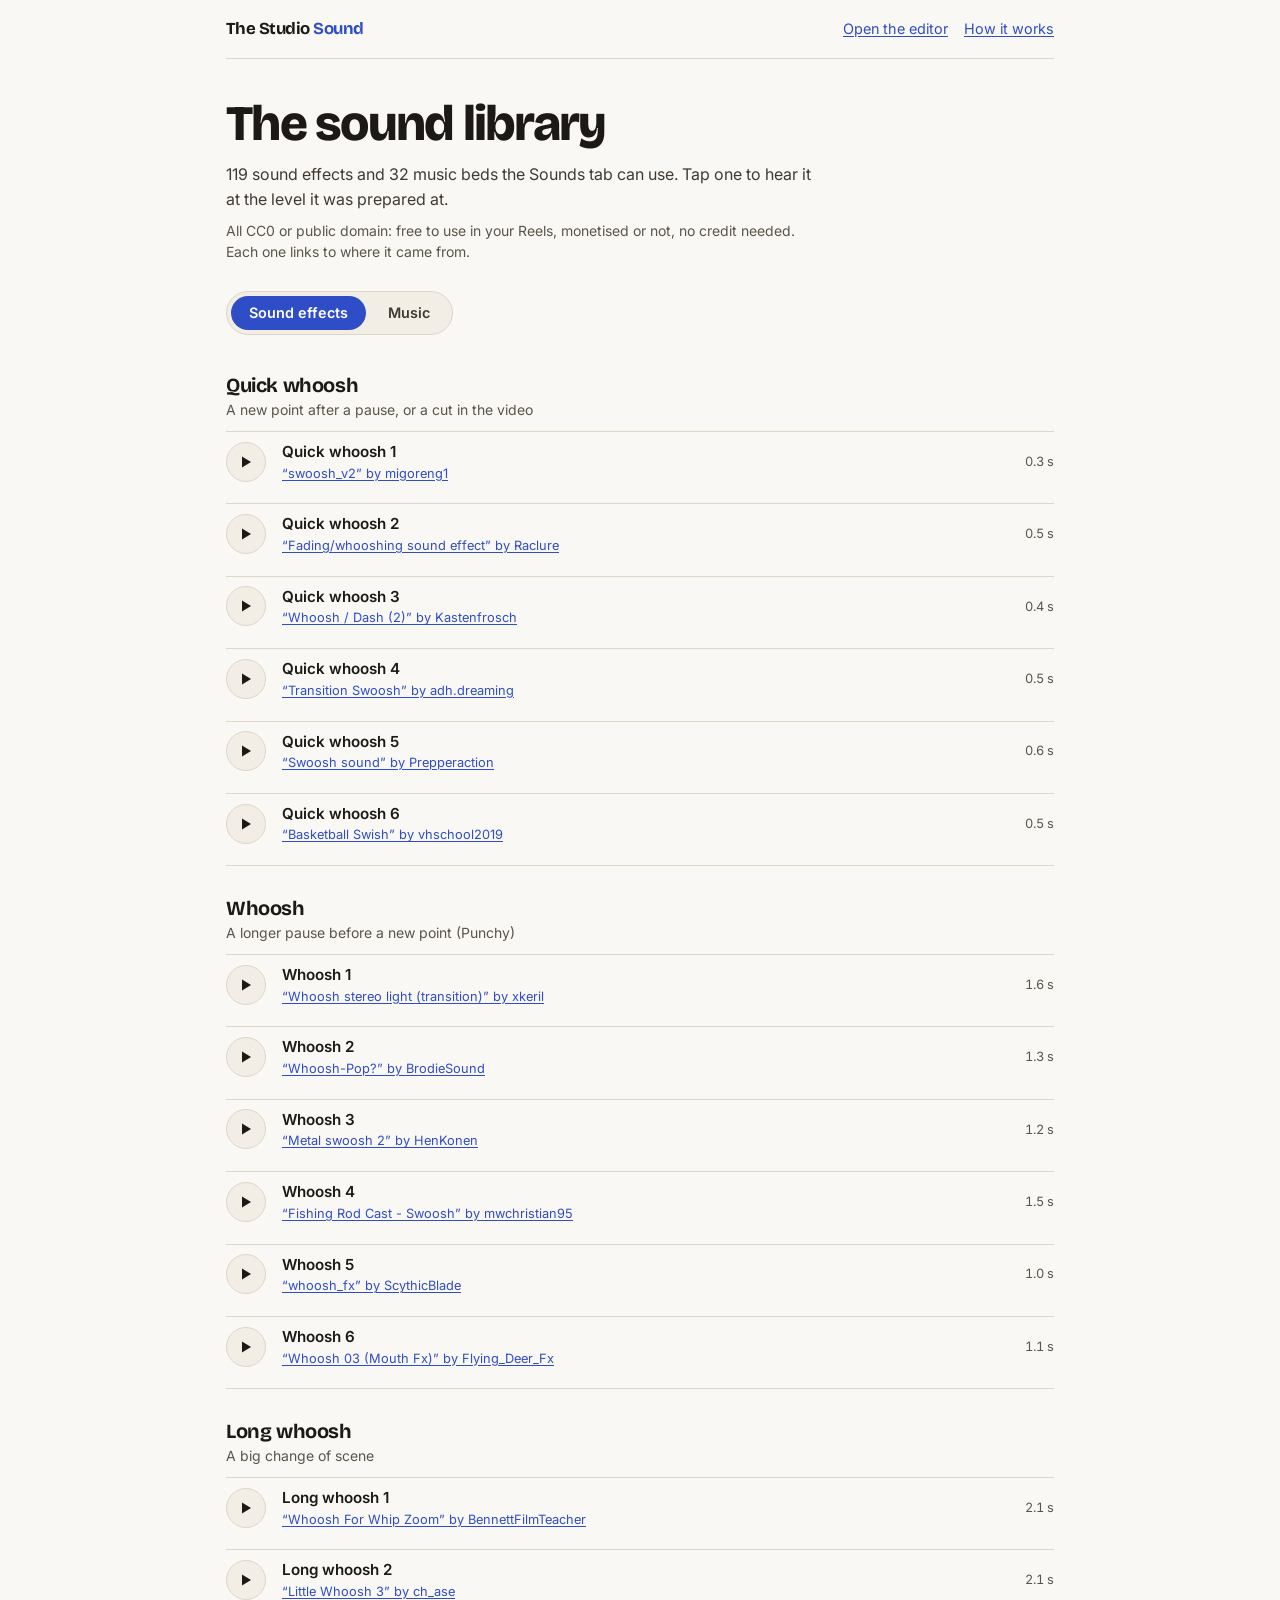
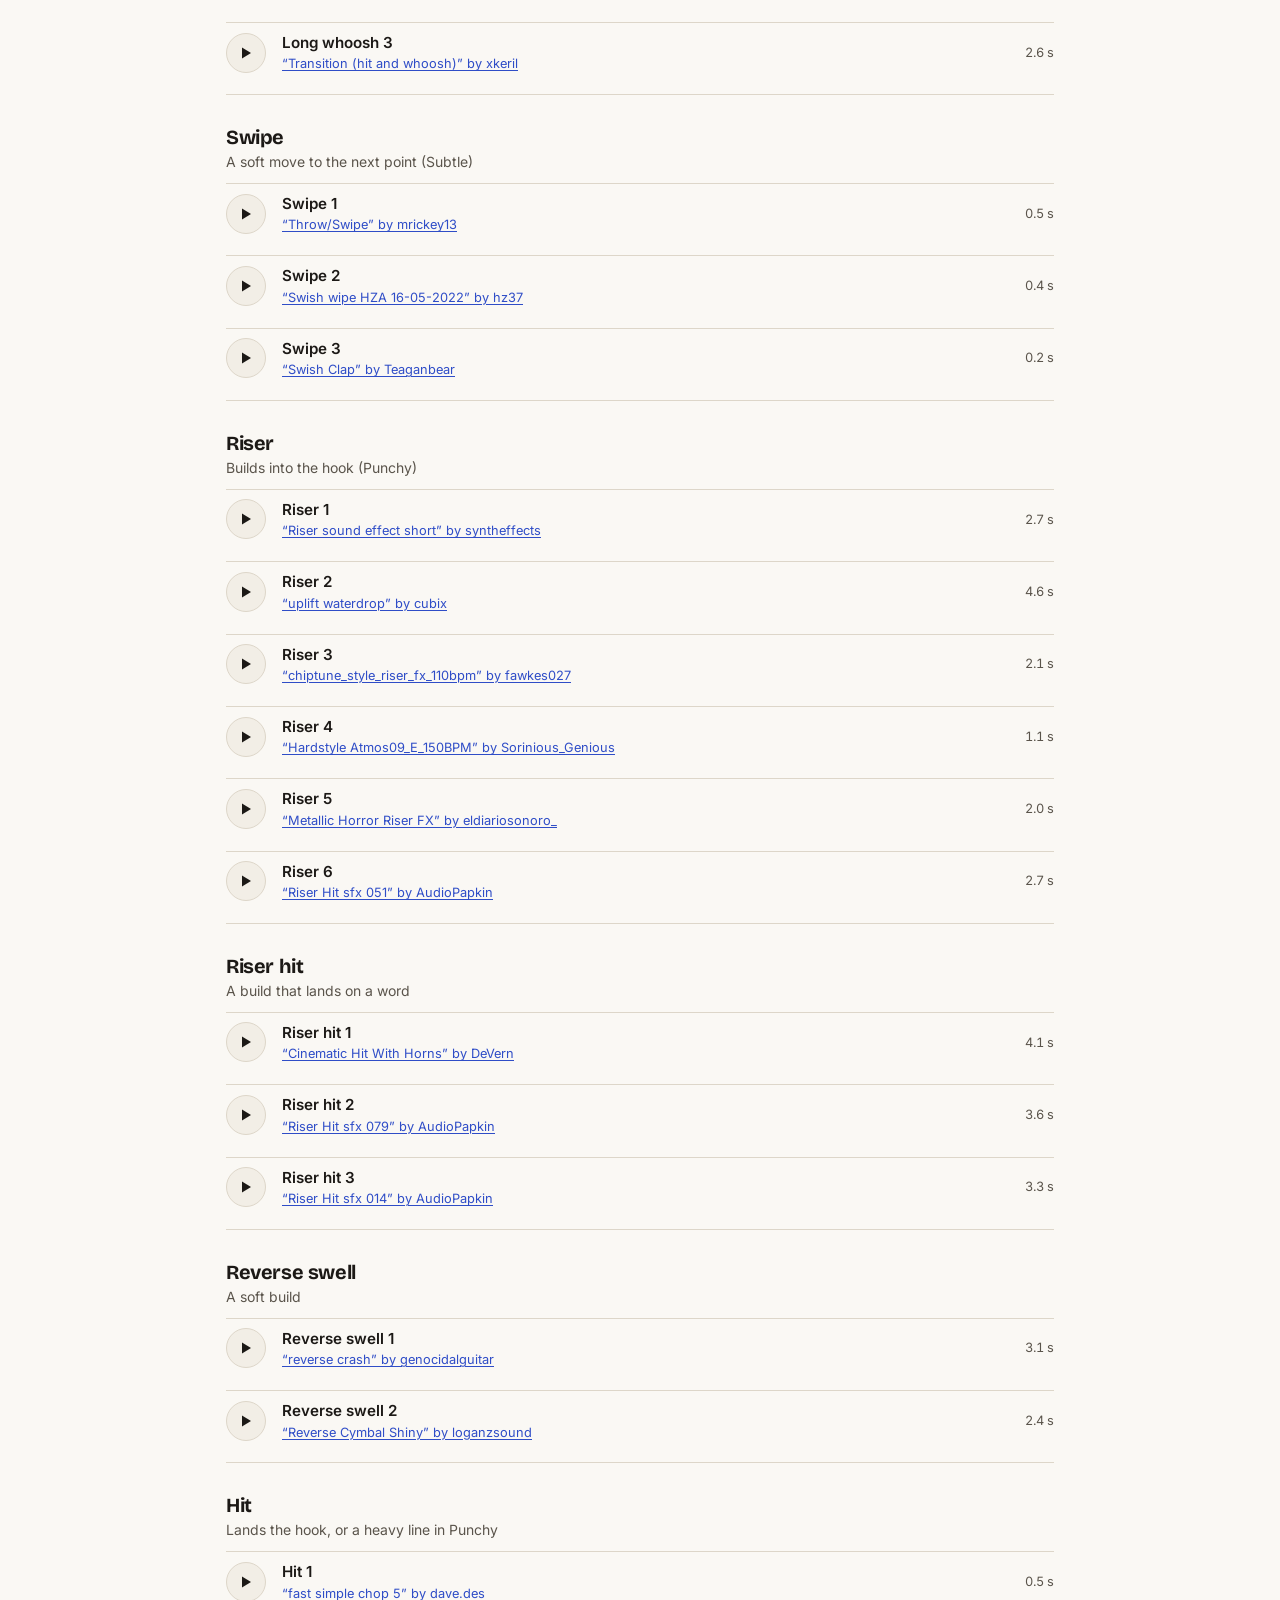
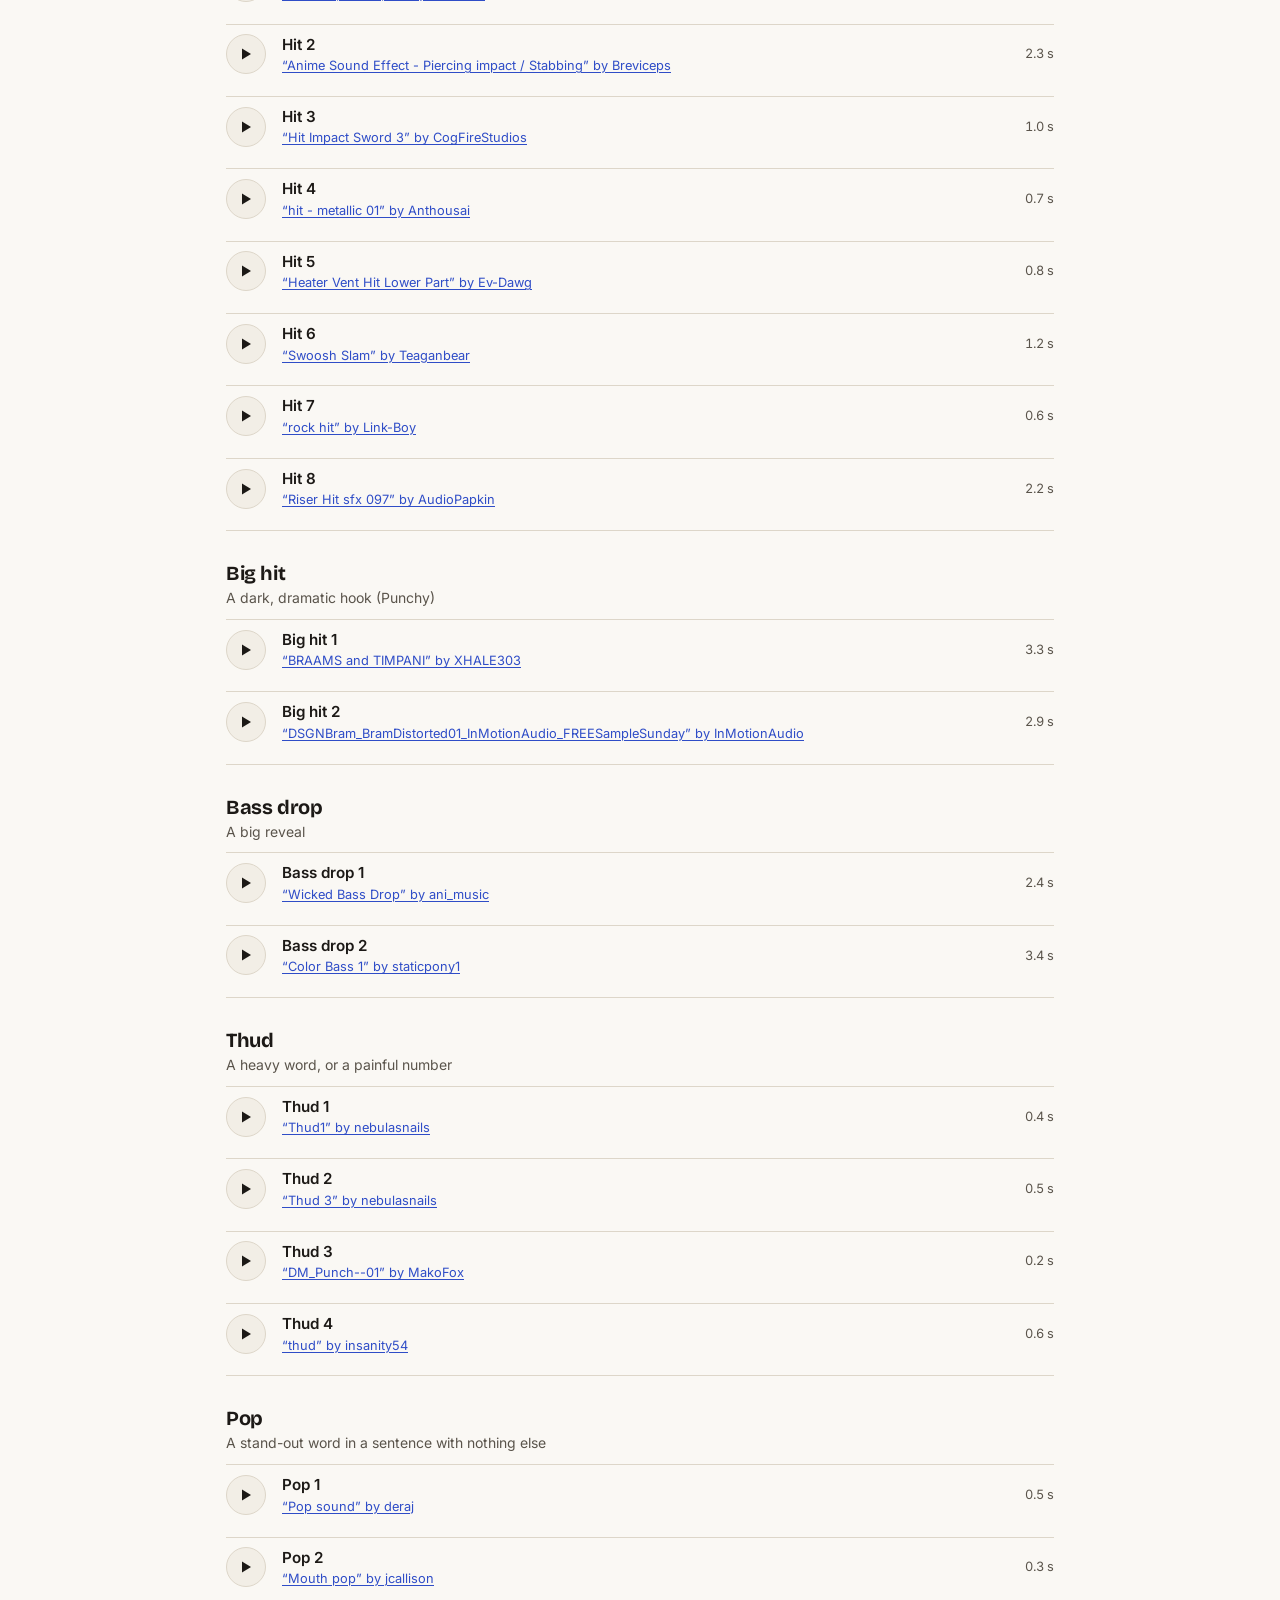
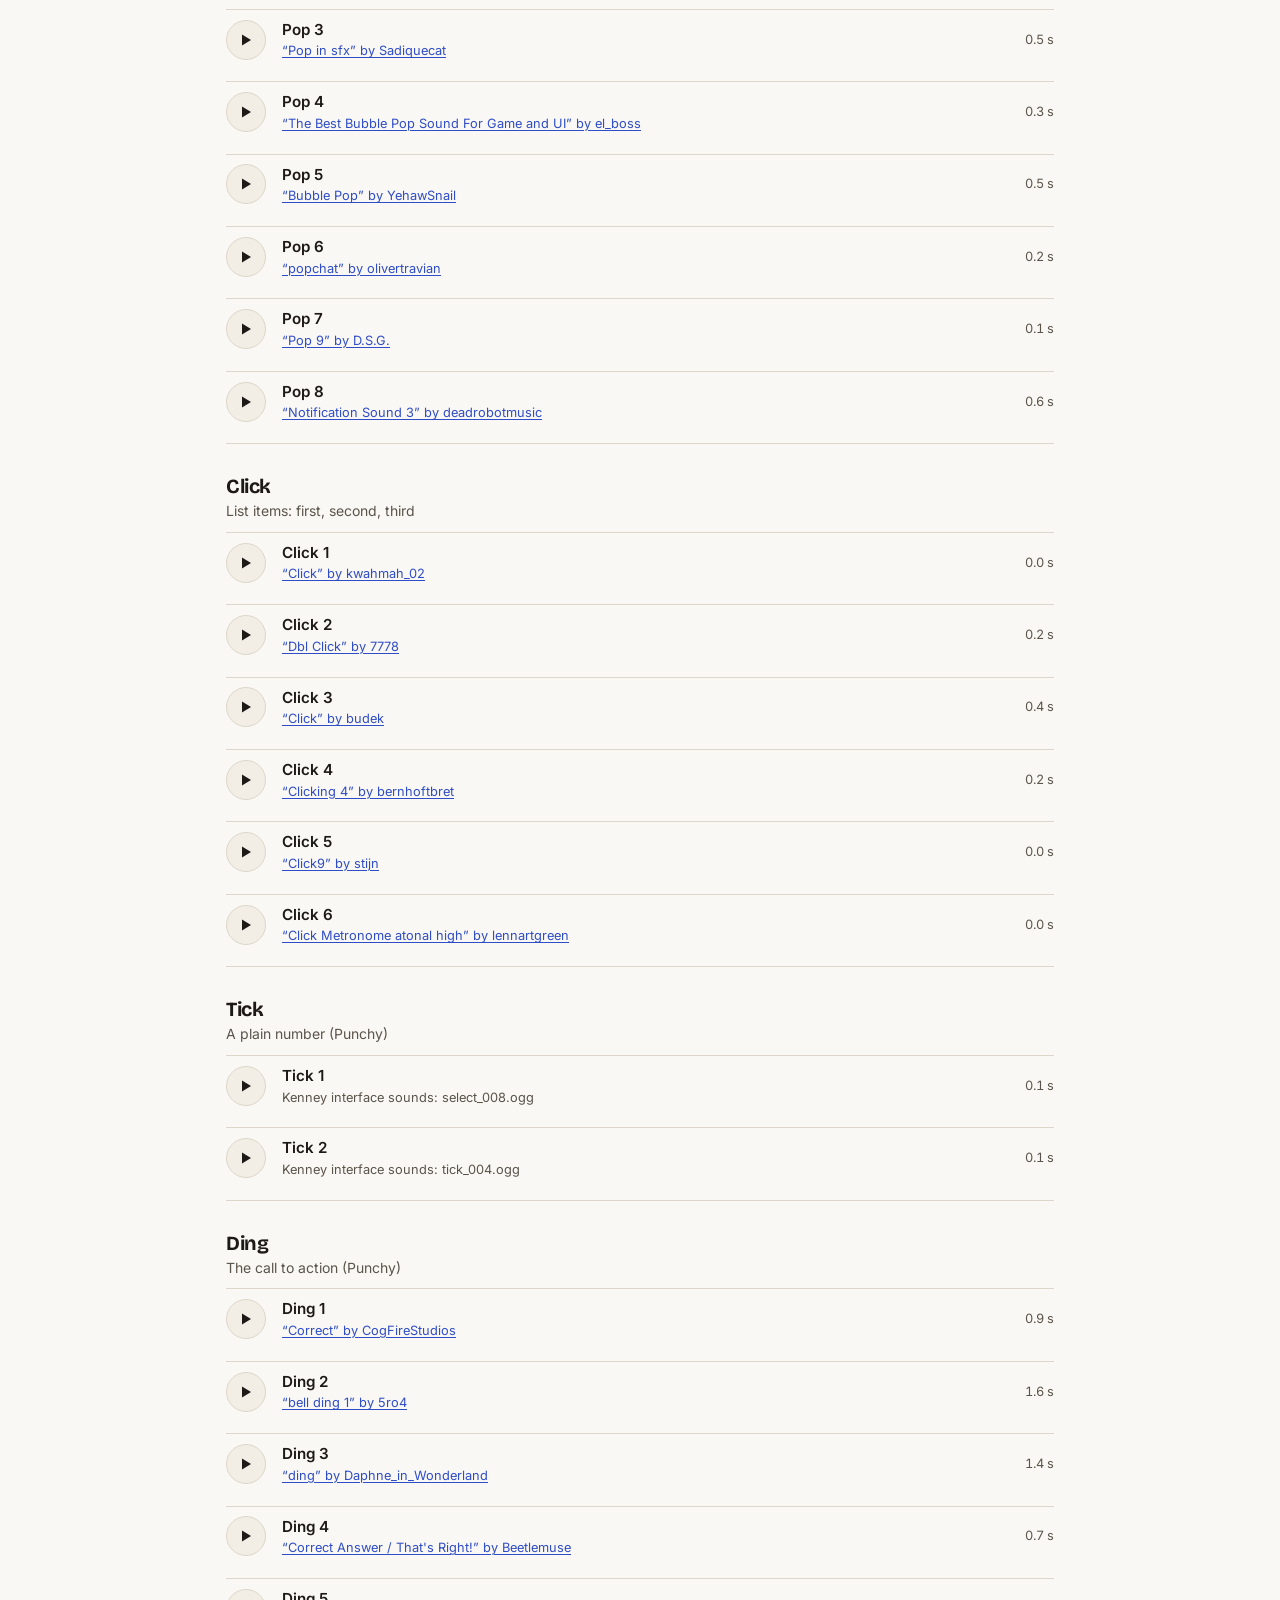
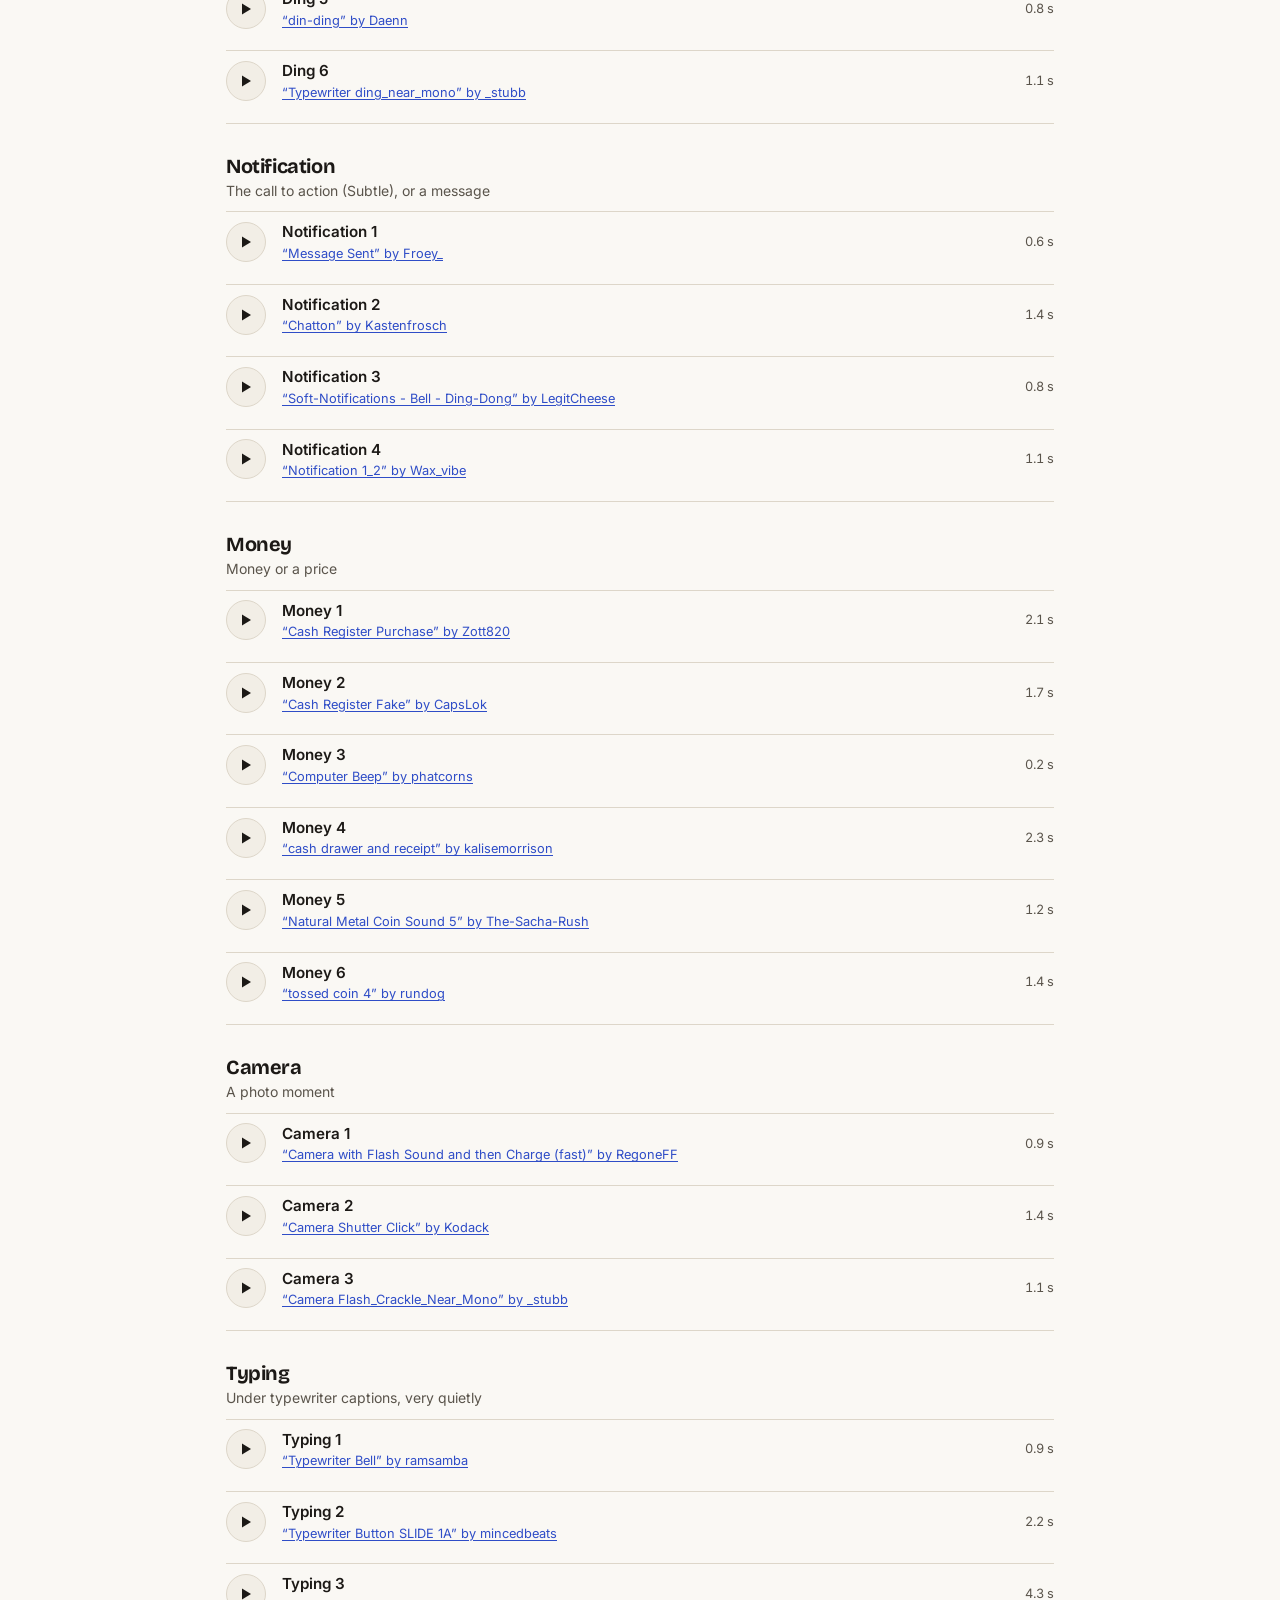
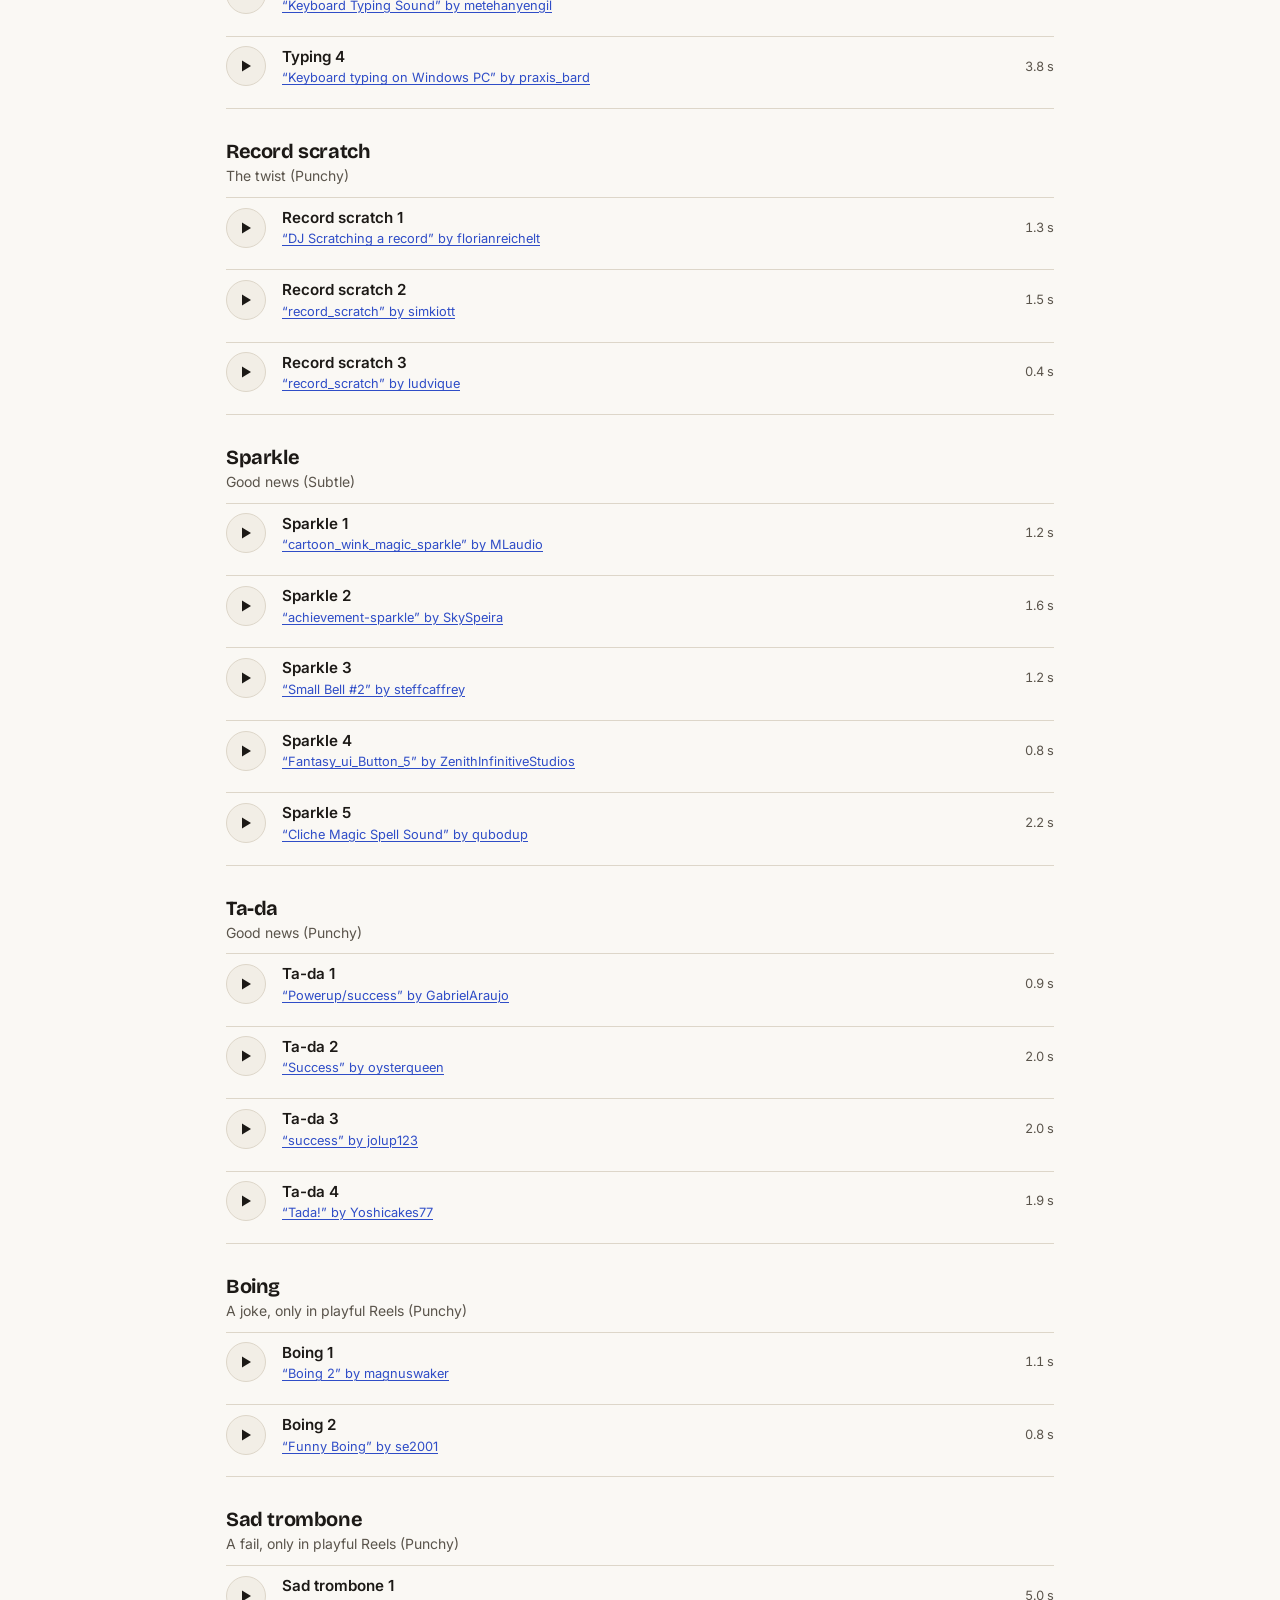
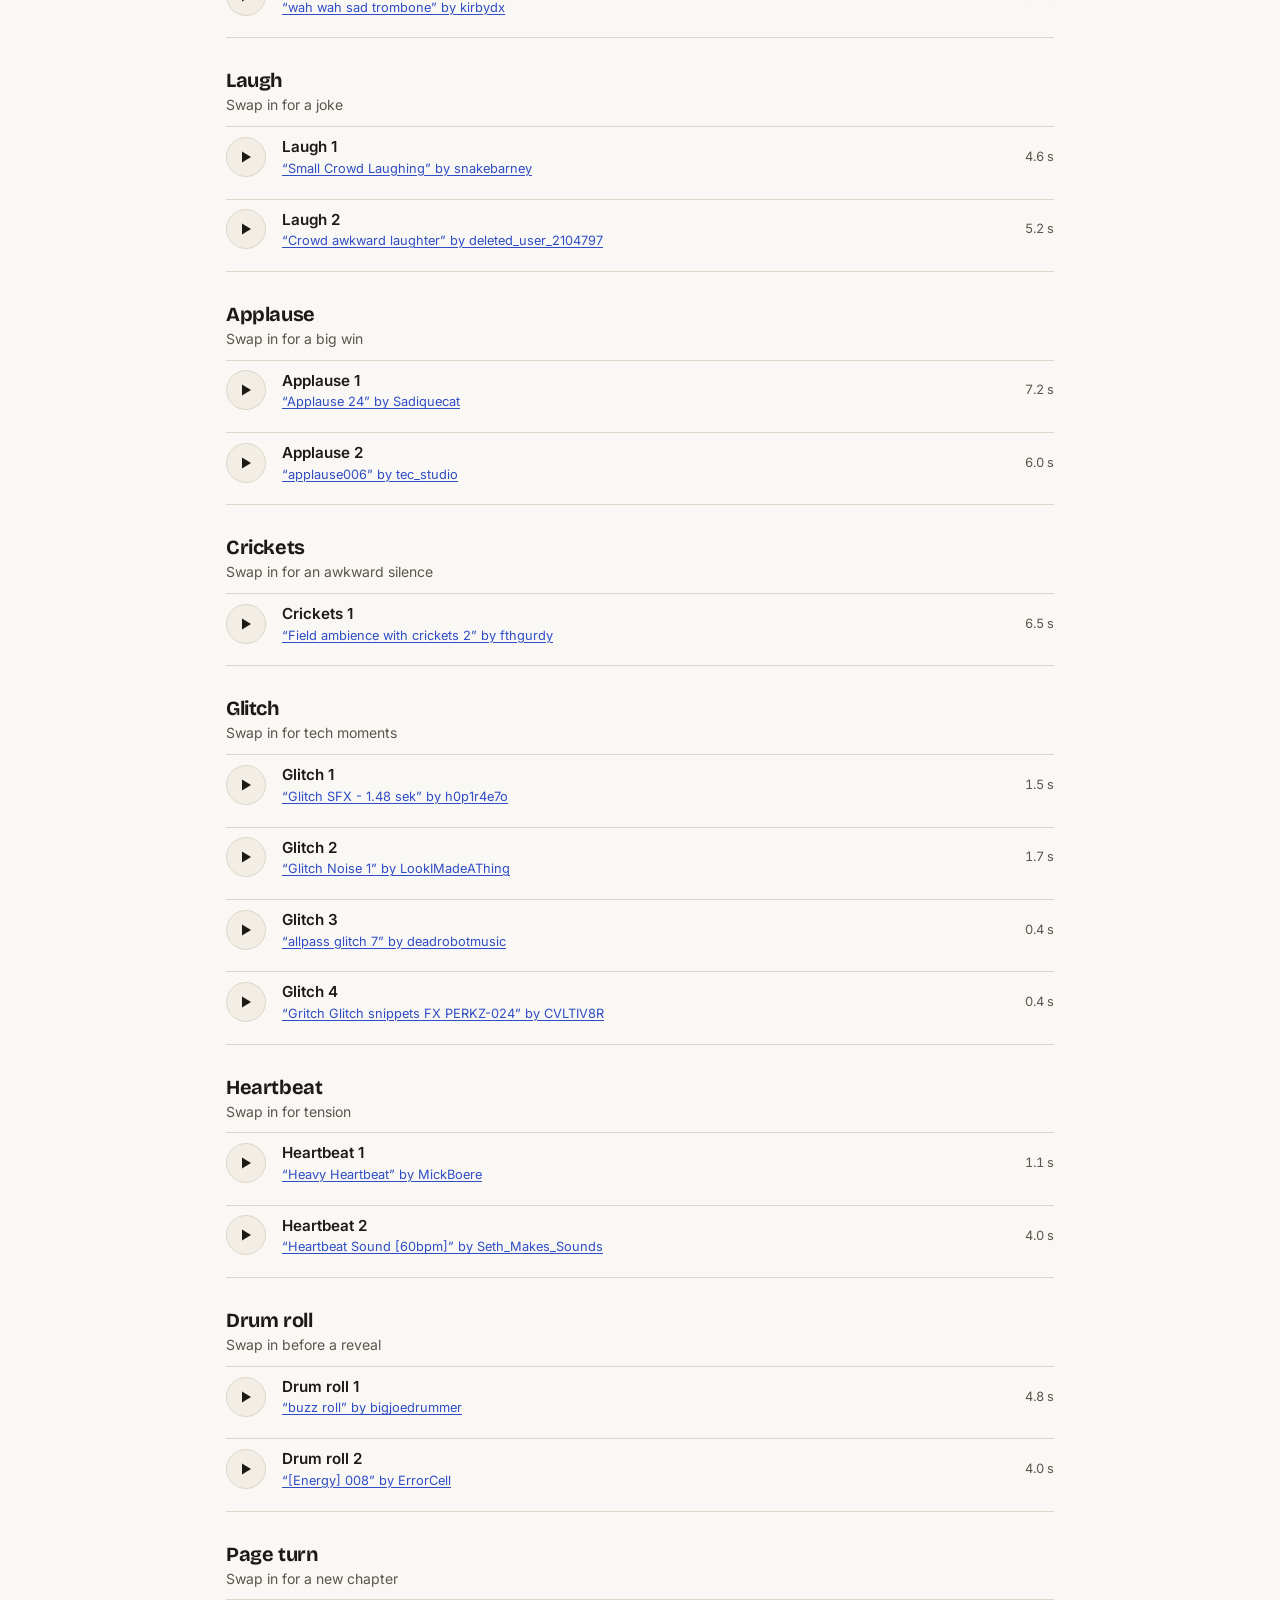
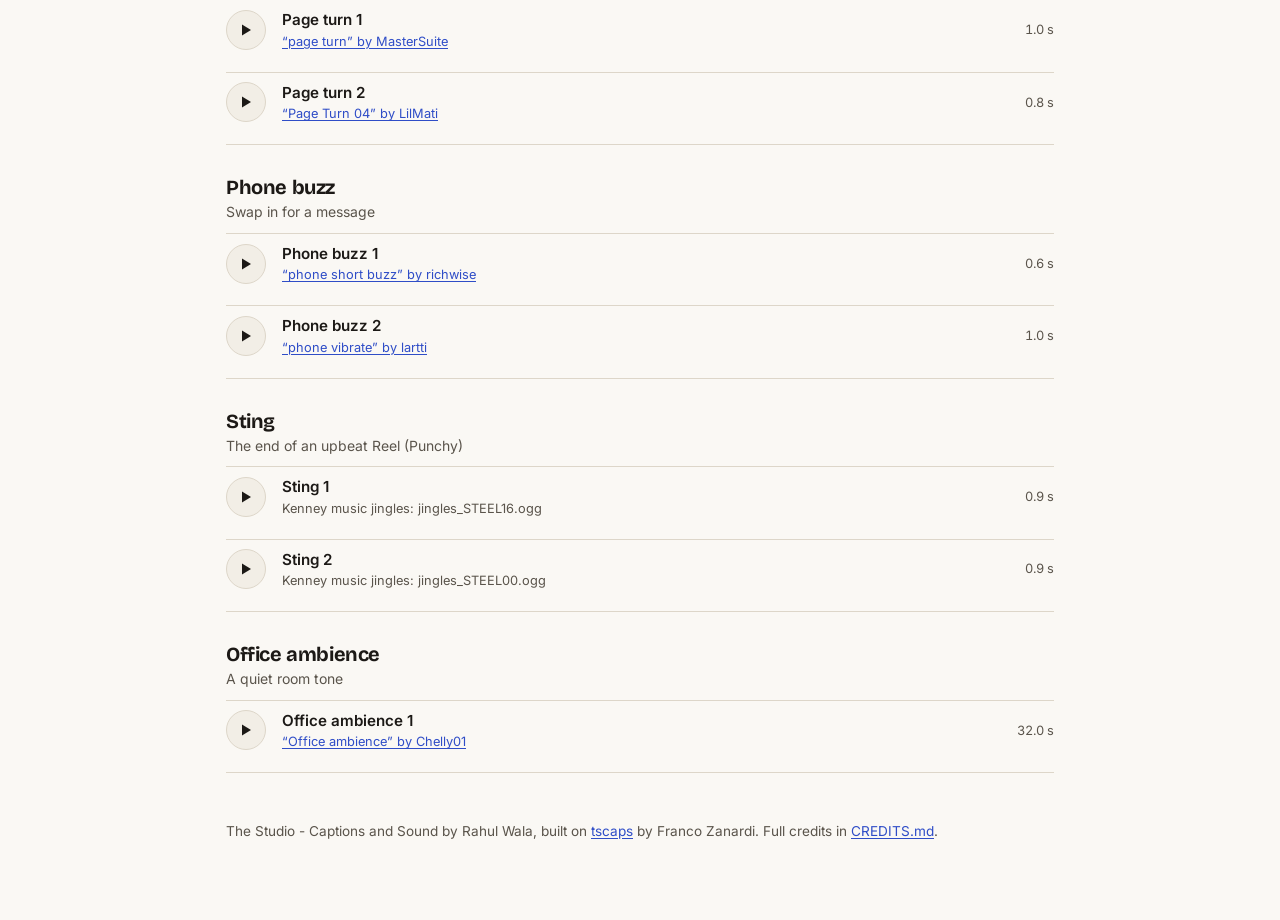
<file: sounds/listen.html>
<!doctype html>
<html lang="en">
<head>
<meta charset="UTF-8">
<meta name="viewport" content="width=device-width, initial-scale=1">
<title>Sound library · The Studio - Captions and Sound</title>
<meta name="description" content="Listen to every sound effect and music bed in The Studio - Captions and Sound, with where each one comes from.">
<link rel="preconnect" href="https://fonts.googleapis.com">
<link rel="preconnect" href="https://fonts.gstatic.com" crossorigin>
<link rel="stylesheet" href="https://fonts.googleapis.com/css2?family=Bricolage+Grotesque:opsz,wght@12..96,600;12..96,800&family=Inter:wght@400;500;600&display=swap">
<style>
:root {
  --paper: #faf8f4; --paper-2: #f2eee6; --ink: #1c1916; --ink-2: #403a33; --ink-3: #5a544b;
  --rule: #ddd6c9; --accent: #2f4dc7; --accent-soft: #e4e8f8;
  --font-display: 'Bricolage Grotesque', 'Inter', system-ui, sans-serif;
  --font-body: 'Inter', system-ui, -apple-system, 'Segoe UI', sans-serif;
}
@media (prefers-color-scheme: dark) {
  :root:not([data-theme="light"]) {
    --paper: #08080b; --paper-2: #131318; --ink: #f5f5f5; --ink-2: #cccccc; --ink-3: #a1a1a1;
    --rule: #2a2a33; --accent: #7d97ee; --accent-soft: #171c33; color-scheme: dark;
  }
}
:root[data-theme="dark"] {
  --paper: #08080b; --paper-2: #131318; --ink: #f5f5f5; --ink-2: #cccccc; --ink-3: #a1a1a1;
  --rule: #2a2a33; --accent: #7d97ee; --accent-soft: #171c33; color-scheme: dark;
}
* { box-sizing: border-box; }
body { margin: 0; background: var(--paper); color: var(--ink); font: 400 1rem/1.55 var(--font-body); -webkit-font-smoothing: antialiased; }
a { color: var(--accent); text-underline-offset: 2px; }
button:focus-visible, a:focus-visible { outline: 2px solid var(--accent); outline-offset: 2px; border-radius: 6px; }
.wrap { max-width: 860px; margin-inline: auto; padding: 0 16px 64px; }
.bar { display: flex; justify-content: space-between; align-items: center; gap: 12px; padding: 18px 0; border-bottom: 1px solid var(--rule); }
.mark { font: 700 1.05rem/1 var(--font-display); letter-spacing: -0.03em; color: var(--ink); text-decoration: none; }
.mark span { color: var(--accent); }
.bar nav { display: flex; gap: 16px; font-size: 0.9rem; }
h1 { font: 800 clamp(2rem, 6vw, 3.1rem)/1.02 var(--font-display); letter-spacing: -0.035em; margin: 40px 0 12px; max-width: 16ch; }
.lead { color: var(--ink-2); max-width: 60ch; margin: 0 0 8px; }
.note { color: var(--ink-3); font-size: 0.875rem; max-width: 64ch; margin: 0; }
.switch { display: inline-flex; gap: 4px; padding: 4px; margin: 28px 0 8px; border: 1px solid var(--rule); border-radius: 999px; background: var(--paper-2); }
.switch button { font: 600 0.9rem/1 var(--font-body); color: var(--ink-2); background: none; border: 0; border-radius: 999px; padding: 10px 18px; cursor: pointer; }
.switch button[aria-pressed="true"] { background: var(--accent); color: #fff; }
section.group { margin-top: 30px; }
section.group h2 { font: 700 1.25rem/1.2 var(--font-display); letter-spacing: -0.02em; margin: 0 0 2px; }
section.group p.use { margin: 0 0 10px; color: var(--ink-3); font-size: 0.875rem; }
ul.list { list-style: none; margin: 0; padding: 0; border-top: 1px solid var(--rule); }
ul.list li { display: grid; grid-template-columns: 44px minmax(0, 1fr) auto; align-items: center; gap: 12px; padding: 8px 0; border-bottom: 1px solid var(--rule); }
.play { width: 40px; height: 40px; border-radius: 50%; border: 1px solid var(--rule); background: var(--paper-2); color: var(--ink); display: grid; place-items: center; cursor: pointer; }
.play svg { width: 16px; height: 16px; }
.play[aria-pressed="true"] { background: var(--accent); border-color: var(--accent); color: #fff; }
.name { min-width: 0; }
.name b { display: block; font-weight: 600; font-size: 0.95rem; }
.name small { display: block; color: var(--ink-3); font-size: 0.8rem; overflow: hidden; text-overflow: ellipsis; white-space: nowrap; }
.meta { color: var(--ink-3); font-size: 0.8rem; font-variant-numeric: tabular-nums; text-align: right; white-space: nowrap; }
.progress { height: 2px; background: var(--accent); width: 0; grid-column: 2 / 4; margin-top: -4px; }
footer { margin-top: 48px; color: var(--ink-3); font-size: 0.85rem; }
@media (prefers-reduced-motion: no-preference) { .play { transition: background-color .15s, color .15s; } }
</style>
</head>
<body>
<div class="wrap">
  <header class="bar">
    <a class="mark" href="../">The Studio <span>Sound</span></a>
    <nav><a href="../">Open the editor</a><a href="../how-it-works.html">How it works</a></nav>
  </header>

  <h1>The sound library</h1>
  <p class="lead" id="lead">Every sound effect and music bed the Sounds tab can use. Tap one to hear it at the level it was prepared at.</p>
  <p class="note">All CC0 or public domain: free to use in your Reels, monetised or not, no credit needed. Each one links to where it came from.</p>

  <div class="switch" role="group" aria-label="Show">
    <button type="button" data-show="sfx" aria-pressed="true">Sound effects</button>
    <button type="button" data-show="music" aria-pressed="false">Music</button>
  </div>

  <div id="sfx"></div>
  <div id="music" hidden></div>

  <footer>
    <p>The Studio - Captions and Sound by Rahul Wala, built on <a href="https://github.com/francozanardi/tscaps" target="_blank" rel="noopener noreferrer">tscaps</a> by Franco Zanardi. Full credits in <a href="CREDITS.md">CREDITS.md</a>.</p>
  </footer>
</div>

<script>
(function () {
  var KINDS = [
    ['whoosh-short', 'Quick whoosh', 'A new point after a pause, or a cut in the video'],
    ['whoosh', 'Whoosh', 'A longer pause before a new point (Punchy)'],
    ['whoosh-long', 'Long whoosh', 'A big change of scene'],
    ['swipe', 'Swipe', 'A soft move to the next point (Subtle)'],
    ['riser', 'Riser', 'Builds into the hook (Punchy)'],
    ['riser-hit', 'Riser hit', 'A build that lands on a word'],
    ['reverse', 'Reverse swell', 'A soft build'],
    ['hit', 'Hit', 'Lands the hook, or a heavy line in Punchy'],
    ['braam', 'Big hit', 'A dark, dramatic hook (Punchy)'],
    ['drop', 'Bass drop', 'A big reveal'],
    ['thud', 'Thud', 'A heavy word, or a painful number'],
    ['pop', 'Pop', 'A stand-out word in a sentence with nothing else'],
    ['click', 'Click', 'List items: first, second, third'],
    ['tick', 'Tick', 'A plain number (Punchy)'],
    ['ding', 'Ding', 'The call to action (Punchy)'],
    ['notify', 'Notification', 'The call to action (Subtle), or a message'],
    ['money', 'Money', 'Money or a price'],
    ['camera', 'Camera', 'A photo moment'],
    ['typing', 'Typing', 'Under typewriter captions, very quietly'],
    ['scratch', 'Record scratch', 'The twist (Punchy)'],
    ['sparkle', 'Sparkle', 'Good news (Subtle)'],
    ['success', 'Ta-da', 'Good news (Punchy)'],
    ['boing', 'Boing', 'A joke, only in playful Reels (Punchy)'],
    ['sad-trombone', 'Sad trombone', 'A fail, only in playful Reels (Punchy)'],
    ['laugh', 'Laugh', 'Swap in for a joke'],
    ['applause', 'Applause', 'Swap in for a big win'],
    ['crickets', 'Crickets', 'Swap in for an awkward silence'],
    ['glitch', 'Glitch', 'Swap in for tech moments'],
    ['heartbeat', 'Heartbeat', 'Swap in for tension'],
    ['drumroll', 'Drum roll', 'Swap in before a reveal'],
    ['page', 'Page turn', 'Swap in for a new chapter'],
    ['vibrate', 'Phone buzz', 'Swap in for a message'],
    ['jingle', 'Sting', 'The end of an upbeat Reel (Punchy)'],
    ['ambience-office', 'Office ambience', 'A quiet room tone']
  ];
  var MOODS = [
    ['upbeat', 'Upbeat', 'Positive and energetic'],
    ['chill', 'Chill', 'Calm, or positive and relaxed'],
    ['inspiring', 'Inspiring', 'A struggle that ends well'],
    ['emotional', 'Emotional', 'Serious and reflective'],
    ['tension', 'Tension', 'Serious and urgent'],
    ['cinematic', 'Cinematic', 'Big and story-like'],
    ['playful', 'Playful', 'Light and funny'],
    ['tech', 'Tech', 'A tech topic told plainly'],
    ['desi', 'Desi', 'About India and home']
  ];
  var PLAY = '<svg viewBox="0 0 16 16" aria-hidden="true"><path d="M4 2.5v11l9-5.5z" fill="currentColor"/></svg>';
  var STOP = '<svg viewBox="0 0 16 16" aria-hidden="true"><rect x="3.5" y="3.5" width="9" height="9" rx="1" fill="currentColor"/></svg>';
  var audio = new Audio();
  audio.preload = 'none';
  var current = null;

  function el(tag, attrs, html) {
    var e = document.createElement(tag);
    for (var k in attrs) e.setAttribute(k, attrs[k]);
    if (html != null) e.innerHTML = html;
    return e;
  }
  function esc(s) { return String(s).replace(/[&<>"]/g, function (c) { return { '&': '&amp;', '<': '&lt;', '>': '&gt;', '"': '&quot;' }[c]; }); }
  function secs(d) { return d < 60 ? d.toFixed(1) + ' s' : Math.floor(d / 60) + ':' + String(Math.round(d % 60)).padStart(2, '0'); }
  function sourceName(s) {
    var m = /"(.+)" by (.+?) \(CC0\)/.exec(s);
    if (m) return '“' + m[1].replace(/\.(wav|mp3|aif|aiff|ogg)$/i, '') + '” by ' + m[2];
    m = /^Kenney (.+?) \/ (.+?) \(CC0\)/.exec(s);
    if (m) return 'Kenney ' + m[1].replace(/-/g, ' ') + ': ' + m[2];
    return s.replace(/^FreePD \(public domain, CC0\): /, 'FreePD: ');
  }
  function stop() {
    audio.pause();
    if (current) { current.btn.setAttribute('aria-pressed', 'false'); current.btn.innerHTML = PLAY; current.bar.style.width = '0'; current.btn.setAttribute('aria-label', 'Play ' + current.label); }
    current = null;
  }
  function row(file, label, sub, meta, href) {
    var li = el('li');
    var btn = el('button', { type: 'button', class: 'play', 'aria-pressed': 'false', 'aria-label': 'Play ' + label }, PLAY);
    var name = el('div', { class: 'name' }, '<b>' + esc(label) + '</b><small>' + (href ? '<a href="' + esc(href) + '" target="_blank" rel="noopener noreferrer">' + esc(sub) + '</a>' : esc(sub)) + '</small>');
    var bar = el('div', { class: 'progress' });
    li.append(btn, name, el('span', { class: 'meta' }, esc(meta)), bar);
    btn.addEventListener('click', function () {
      var same = current && current.btn === btn;
      stop();
      if (same) return;
      current = { btn: btn, bar: bar, label: label };
      audio.src = file;
      audio.currentTime = 0;
      btn.setAttribute('aria-pressed', 'true');
      btn.innerHTML = STOP;
      btn.setAttribute('aria-label', 'Stop ' + label);
      audio.play().catch(function () { stop(); });
    });
    return li;
  }
  audio.addEventListener('timeupdate', function () {
    if (current && audio.duration) current.bar.style.width = (100 * audio.currentTime / audio.duration) + '%';
  });
  audio.addEventListener('ended', stop);

  function group(target, title, use, items) {
    if (!items.length) return;
    var sec = el('section', { class: 'group' });
    sec.append(el('h2', {}, esc(title)), el('p', { class: 'use' }, esc(use)));
    var ul = el('ul', { class: 'list' });
    items.forEach(function (li) { ul.append(li); });
    sec.append(ul);
    target.append(sec);
  }

  fetch('library.json').then(function (r) { return r.json(); }).then(function (lib) {
    var sfx = document.getElementById('sfx');
    KINDS.forEach(function (k) {
      var list = lib.sounds.filter(function (s) { return s.role === k[0]; });
      group(sfx, k[1], k[2], list.map(function (s, i) {
        return row(s.file, k[1] + ' ' + (i + 1), sourceName(s.source), secs(s.duration), s.url);
      }));
    });
    var music = document.getElementById('music');
    MOODS.forEach(function (m) {
      var list = lib.music.filter(function (t) { return t.mood === m[0]; });
      group(music, m[1], m[2], list.map(function (t) {
        return row(t.file, t.title, sourceName(t.source), secs(t.duration) + ', ' + t.tempo + ' bpm', t.url);
      }));
    });
    document.getElementById('lead').textContent = lib.sounds.length + ' sound effects and ' + lib.music.length + ' music beds the Sounds tab can use. Tap one to hear it at the level it was prepared at.';
  }).catch(function () {
    document.getElementById('sfx').append(el('p', { class: 'note' }, 'The list could not load. Open this page from the app (localhost:5179 on the laptop, or the website), not as a file.'));
  });

  document.querySelectorAll('.switch button').forEach(function (b) {
    b.addEventListener('click', function () {
      stop();
      document.querySelectorAll('.switch button').forEach(function (o) { o.setAttribute('aria-pressed', String(o === b)); });
      document.getElementById('sfx').hidden = b.dataset.show !== 'sfx';
      document.getElementById('music').hidden = b.dataset.show !== 'music';
    });
  });
})();
</script>
</body>
</html>
</file>
